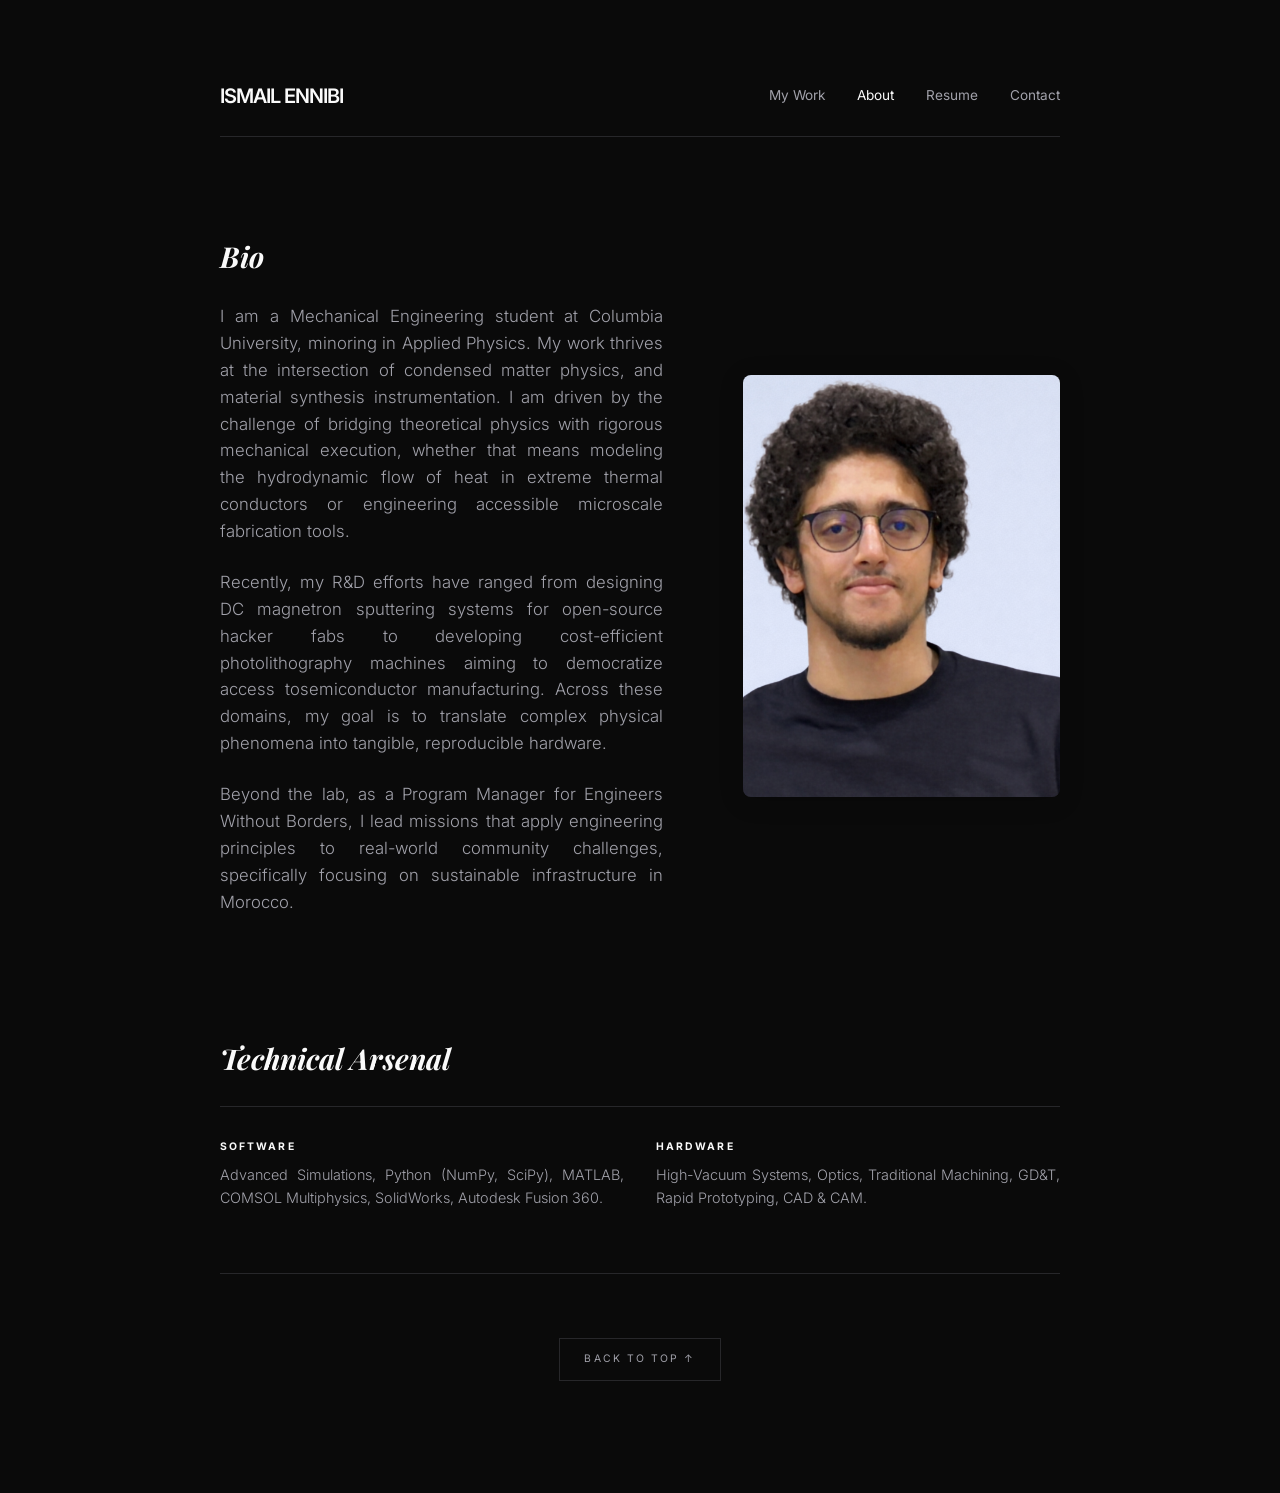
<file: about.html>
<!DOCTYPE html>
<html lang="en">
<head>
    <meta charset="UTF-8">
    <meta name="viewport" content="width=device-width, initial-scale=1.0">
    <title>About | Ismail Ennibi</title>
    <link rel="stylesheet" href="style.css">
</head>
<body class="fade-in" id="top">

    <div class="page-wrapper container">
        
        <nav class="main-nav">
            <div class="brand"><a href="index.html">ISMAIL ENNIBI</a></div>
            <div class="nav-links">
                <a href="index.html">My Work</a>
                <a href="about.html" class="active">About</a>
                <a href="resume.html">Resume</a>
                <a href="contact.html">Contact</a>
            </div>
        </nav>

        <main class="about-grid">
            <div class="about-content">
                <h2 class="section-title mb-spacing">Bio</h2>
                <div class="section-text">
                    <p>I am a Mechanical Engineering student at Columbia University, minoring in Applied Physics. My work thrives at the intersection of condensed matter physics, and material synthesis instrumentation. I am driven by the challenge of bridging theoretical physics with rigorous mechanical execution, whether that means modeling the hydrodynamic flow of heat in extreme thermal conductors or engineering accessible microscale fabrication tools.</p>
                    <p>Recently, my R&D efforts have ranged from designing DC magnetron sputtering systems for open-source hacker fabs to developing cost-efficient photolithography machines aiming to democratize access tosemiconductor manufacturing. Across these domains, my goal is to translate complex physical phenomena into tangible, reproducible hardware.</p>
                    <p>Beyond the lab, as a Program Manager for Engineers Without Borders, I lead missions that apply engineering principles to real-world community challenges, specifically focusing on sustainable infrastructure in Morocco.</p>
                </div> 
            </div>

            <div class="about-image" style="display: flex; flex-direction: column; justify-content: center; height: 100%;">
                <div class="portrait-box" style="width: 100%; aspect-ratio: 3 / 4; display: flex; justify-content: center; align-items: center; overflow: hidden; border-radius: 8px; box-shadow: 0 4px 24px rgba(0,0,0,0.2);">
                    <img src="media/my_portrait.png" alt="Ismail Ennibi Portrait" style="width: 100%; height: 100%; object-fit: cover; object-position: center;">
                </div>
            </div>
            
        </main>
        <h2 class="section-title mb-spacing" style="margin-top: 4rem;">Technical Arsenal</h2>
        <div class="skills-grid">
            <div>
                <h4 class="meta-label text-white">Software</h4>
                <p class="section-text text-small">Advanced Simulations, Python (NumPy, SciPy), MATLAB, COMSOL Multiphysics, SolidWorks, Autodesk Fusion 360.</p>
            </div>
            <div>
                <h4 class="meta-label text-white">Hardware</h4>
                <p class="section-text text-small">High-Vacuum Systems, Optics, Traditional Machining, GD&T, Rapid Prototyping, CAD & CAM.</p>
            </div>
        </div>
        <div class="back-to-top-container">
            <a href="#top" class="back-to-top">
                Back to Top &uarr;
            </a>
        </div>

    </div> </body>
    </div>
</body>
</html>
</file>
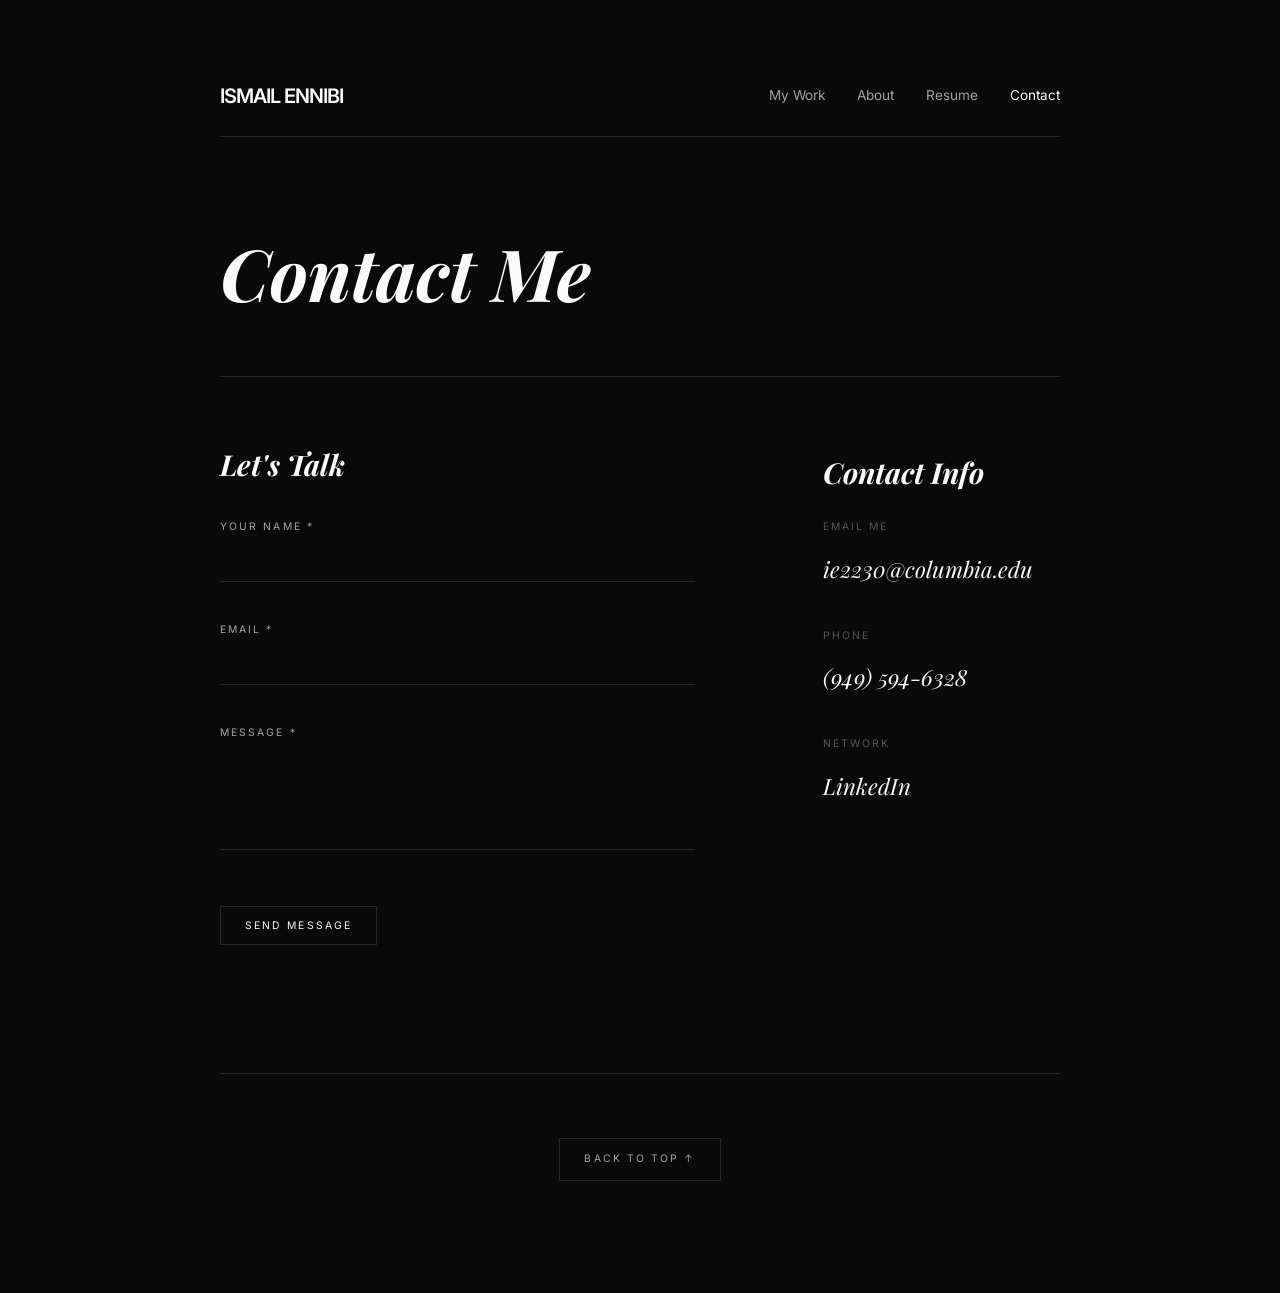
<file: contact.html>
<!DOCTYPE html>
<html lang="en">
<head>
    <meta charset="UTF-8">
    <meta name="viewport" content="width=device-width, initial-scale=1.0">
    <title>Contact | Ismail Ennibi</title>
    <link rel="stylesheet" href="style.css">
</head>
<body class="fade-in" id="top">    
    <div class="page-wrapper container">
        
        <nav class="main-nav">
            <div class="brand"><a href="index.html">ISMAIL ENNIBI</a></div>
            <div class="nav-links">
                <a href="index.html">My Work</a>
                <a href="about.html">About</a>
                <a href="resume.html">Resume</a>
                <a href="contact.html" class="active">Contact</a>
            </div>
        </nav>

        <main class="contact-layout">
            
            <header class="project-hero" style="margin-bottom: 4rem;">
                <h1 class="hero-title">Contact Me</h1>
            </header>

            <div class="contact-grid">
                
                <div class="contact-form-section">
                    <h2 class="section-title mb-spacing">Let's Talk</h2>
                    
                    <form action="https://formspree.io/f/mwvrdwkq" method="POST" class="custom-form">
                        
                        <div class="input-group">
                            <label for="name">Your Name *</label>
                            <input type="text" id="name" name="name" required>
                        </div>
                        
                        <div class="input-group">
                            <label for="email">Email *</label>
                            <input type="email" id="email" name="email" required>
                        </div>
                        
                        <div class="input-group">
                            <label for="message">Message *</label>
                            <textarea id="message" name="message" rows="4" required></textarea>
                        </div>
                        
                        <button type="submit" class="btn-outline" style="width: max-content; margin-top: 1rem;">Send Message</button>
                    </form>
                </div>

                <div class="contact-info-section">
                    <h2 class="section-title mb-spacing">Contact Info</h2>
                    
                    <div class="info-block">
                        <span class="meta-label">Email Me</span>
                        <a href="mailto:ie2230@columbia.edu" class="info-link">ie2230@columbia.edu</a>
                    </div>
                    
                    <div class="info-block">
                        <span class="meta-label">Phone</span>
                        <a href="tel:+19495946328" class="info-link">(949) 594-6328</a>
                    </div>
                    
                    <div class="info-block">
                        <span class="meta-label">Network</span>
                        <a href="https://linkedin.com/" target="_blank" class="info-link">LinkedIn</a>
                    </div>
                </div>

            </div>

        </main>
        <div class="back-to-top-container">
            <a href="#top" class="back-to-top">
                Back to Top &uarr;
            </a>
        </div>

    </div> </body>
    </div>

</body>
</html>
</file>
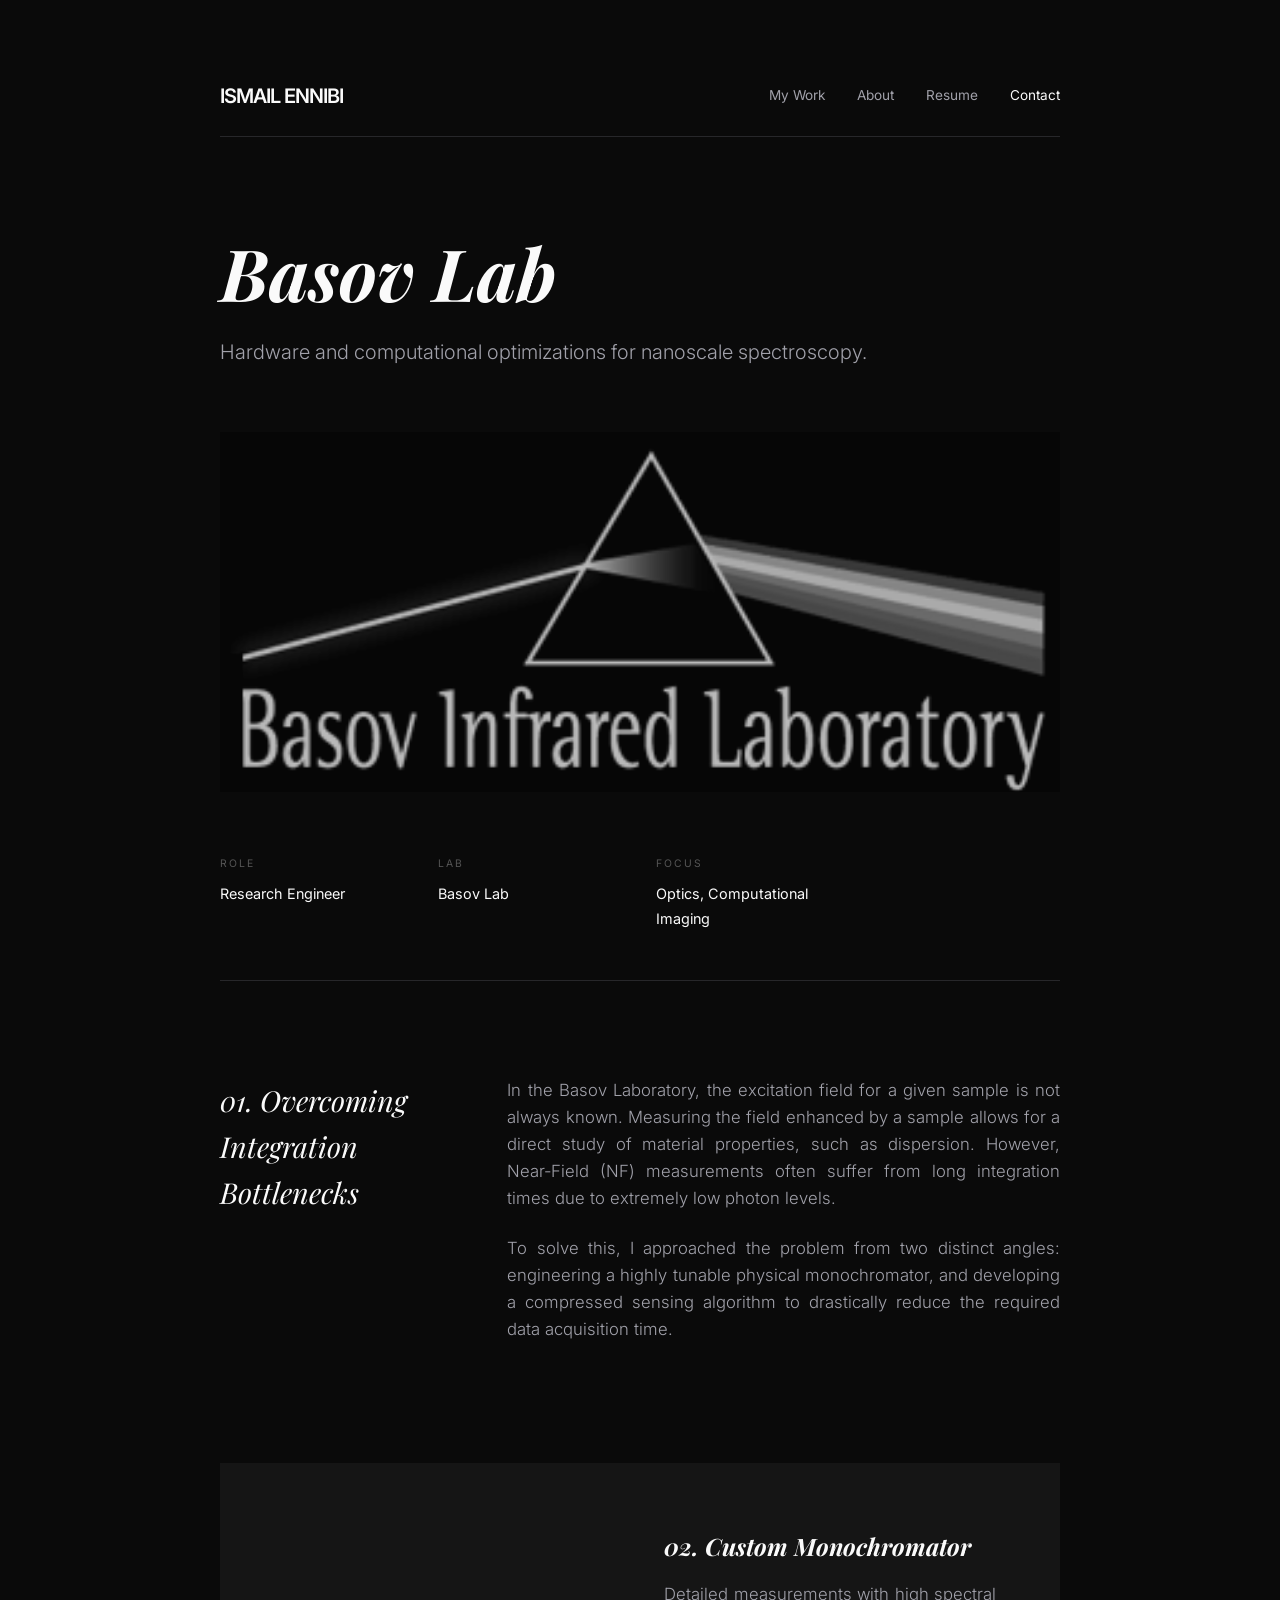
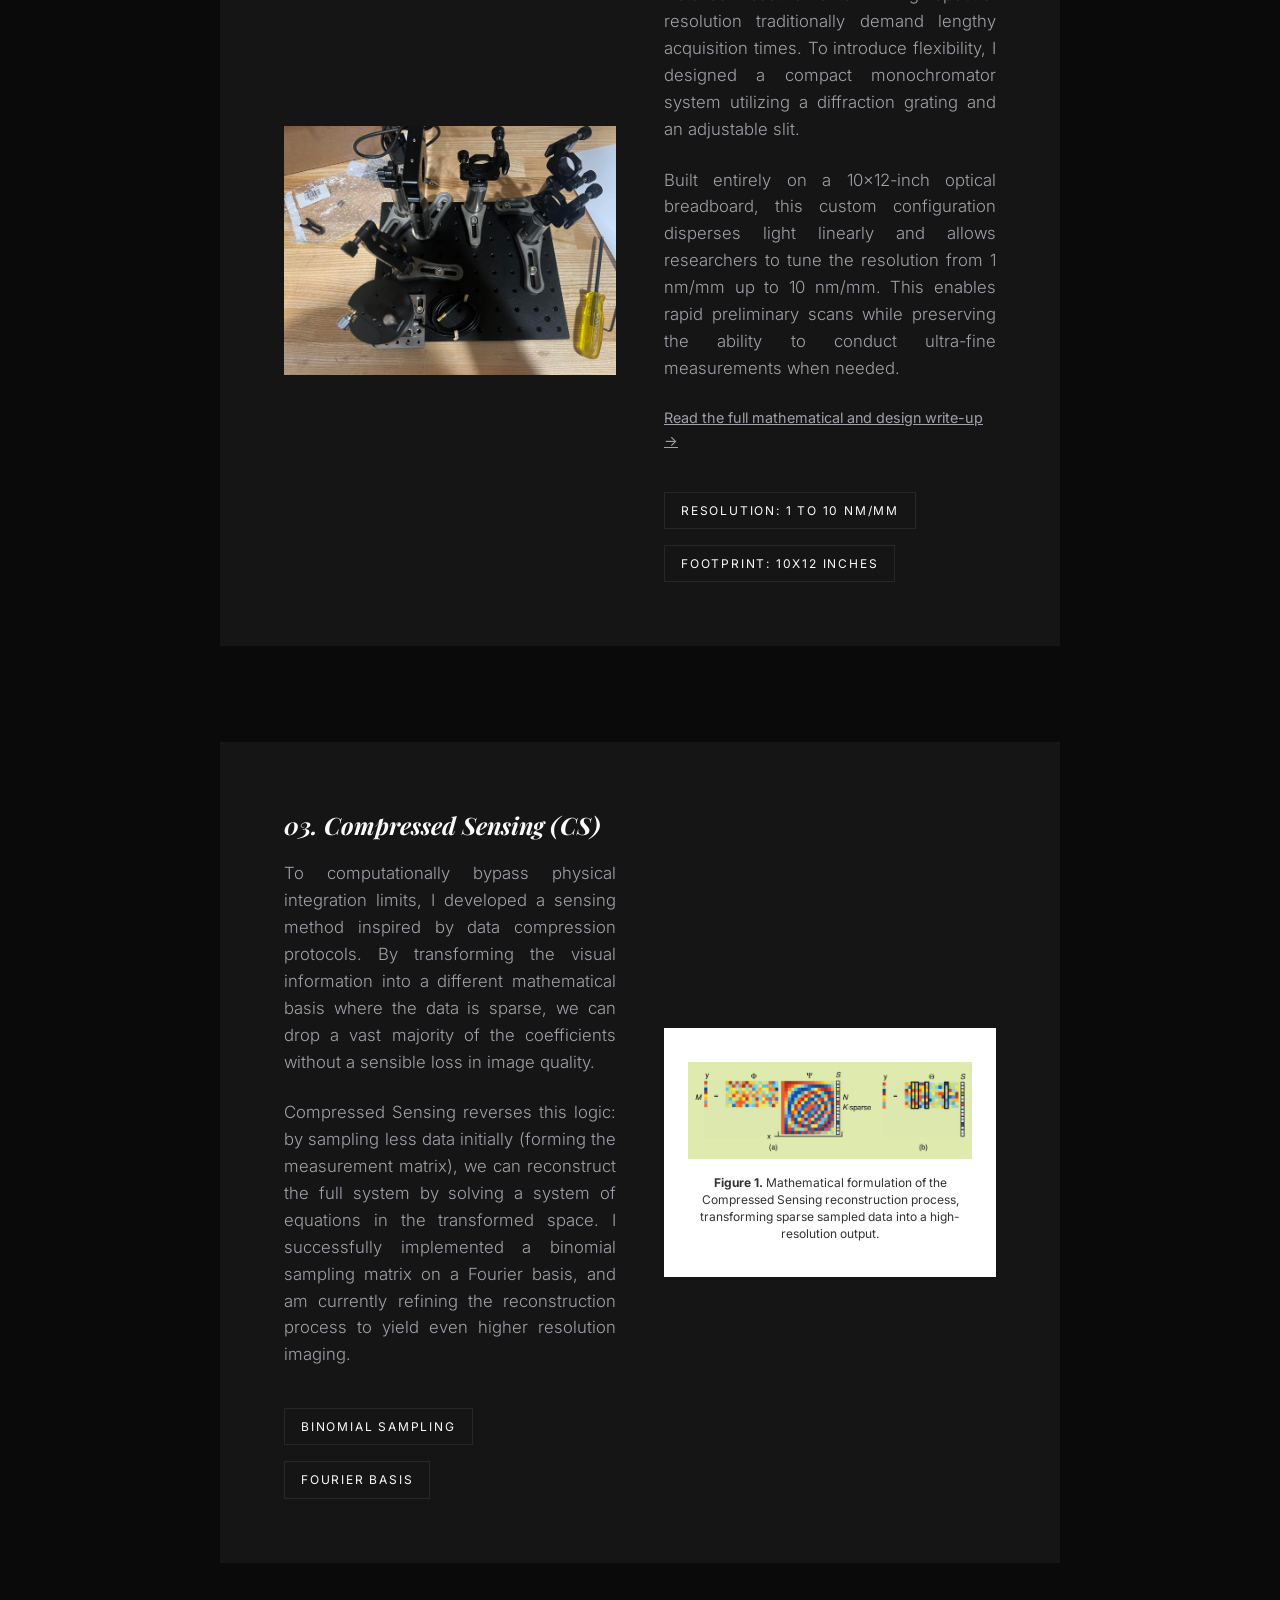
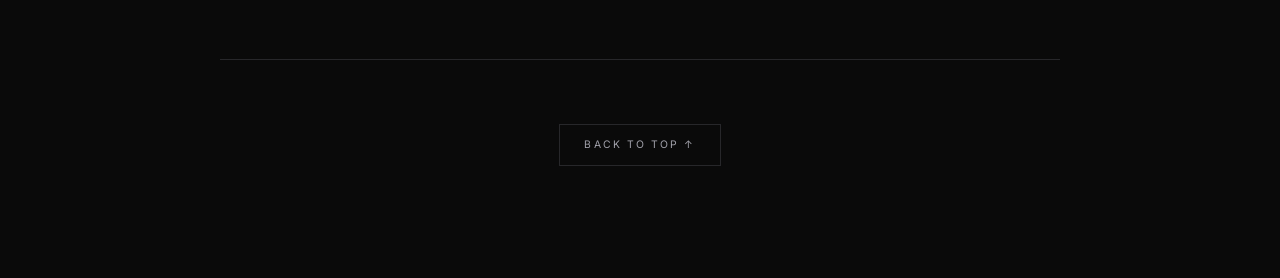
<file: projects/basov-lab.html>
<!DOCTYPE html>
<html lang="en">
<head>
    <meta charset="UTF-8">
    <meta name="viewport" content="width=device-width, initial-scale=1.0">
    <title>Basov Lab | Ismail Ennibi</title>
    <link rel="stylesheet" href="../style.css">
</head>
<body class="fade-in" id="top">
    <div class="page-wrapper container">
        
        <nav class="main-nav">
            <div class="brand"><a href="../index.html">ISMAIL ENNIBI</a></div>
            <div class="nav-links">
                <a href="../index.html">My Work</a>
                <a href="../about.html">About</a>
                <a href="../resume.html">Resume</a>
                <a href="../contact.html" class="active">Contact</a>
            </div>
        </nav>

        <header class="project-hero">
            <h1 class="hero-title">Basov Lab</h1>
            <p class="hero-subtitle">Hardware and computational optimizations for nanoscale spectroscopy.</p>
        </header>

        <div class="hero-image-box">
            <img src="../media/basov.png" alt="Basov Lab Setup">
        </div>

        <div class="meta-grid">
            <div><span class="meta-label">Role</span><span class="meta-value">Research Engineer</span></div>
            <div><span class="meta-label">Lab</span><span class="meta-value">Basov Lab</span></div>
            <div><span class="meta-label">Focus</span><span class="meta-value">Optics, Computational Imaging</span></div>
        </div>

        <section class="content-section">
            <div class="section-title">01. Overcoming Integration Bottlenecks</div>
            <div class="section-text">
                <p>In the Basov Laboratory, the excitation field for a given sample is not always known. Measuring the field enhanced by a sample allows for a direct study of material properties, such as dispersion. However, Near-Field (NF) measurements often suffer from long integration times due to extremely low photon levels.</p>
                <p>To solve this, I approached the problem from two distinct angles: engineering a highly tunable physical monochromator, and developing a compressed sensing algorithm to drastically reduce the required data acquisition time.</p>
            </div>
        </section>

        <div class="hardware-box">
            <div>
                <img src="../media/monoc_p1.jpg" alt="Custom Monochromator Setup on Optical Breadboard" style="width: 100%; height: 100%; object-fit: cover; aspect-ratio: 4/3;">
            </div>
            <div>
                <h3 class="section-title" style="font-size: 1.5rem; margin-bottom: 1rem;">02. Custom Monochromator</h3>
                <p class="section-text" style="margin-bottom: 1.5rem;">
                    Detailed measurements with high spectral resolution traditionally demand lengthy acquisition times. To introduce flexibility, I designed a compact monochromator system utilizing a diffraction grating and an adjustable slit.
                </p>
                <p class="section-text" style="margin-bottom: 1.5rem;">
                    Built entirely on a 10x12-inch optical breadboard, this custom configuration disperses light linearly and allows researchers to tune the resolution from 1 nm/mm up to 10 nm/mm. This enables rapid preliminary scans while preserving the ability to conduct ultra-fine measurements when needed.
                </p>
                <a href="../media/Monochromator_parts_oder-2.pdf" target="_blank" rel="noopener noreferrer" style="color: var(--text-muted); text-decoration: underline; font-size: 0.9rem; transition: color 0.3s ease; display: inline-block; margin-bottom: 1.5rem;">
                    Read the full mathematical and design write-up &rarr;
                </a>
                <br>
                <span class="hardware-tag">Resolution: 1 to 10 nm/mm</span>
                <span class="hardware-tag">Footprint: 10x12 inches</span>
            </div>
        </div>

        <div class="hardware-box" style="flex-direction: row-reverse;">
            <div>
                <figure style="margin: 0; width: 100%; height: 100%; display: flex; flex-direction: column; justify-content: center; background-color: white; padding: 1.5rem; box-sizing: border-box; aspect-ratio: 4/3;">
                    <img src="../media/cs_p1.png" alt="Compressed Sensing Mathematical Expression" style="width: 100%; height: auto; object-fit: contain;">
                    <figcaption style="margin-top: 1rem; font-size: 0.75rem; color: #333; font-family: var(--sans); line-height: 1.4; text-align: center;">
                        <strong>Figure 1.</strong> Mathematical formulation of the Compressed Sensing reconstruction process, transforming sparse sampled data into a high-resolution output.
                    </figcaption>
                </figure>
            </div>
            <div>
                <h3 class="section-title" style="font-size: 1.5rem; margin-bottom: 1rem;">03. Compressed Sensing (CS)</h3>
                <p class="section-text" style="margin-bottom: 1.5rem;">
                    To computationally bypass physical integration limits, I developed a sensing method inspired by data compression protocols. By transforming the visual information into a different mathematical basis where the data is sparse, we can drop a vast majority of the coefficients without a sensible loss in image quality.
                </p>
                <p class="section-text" style="margin-bottom: 1.5rem;">
                    Compressed Sensing reverses this logic: by sampling less data initially (forming the measurement matrix), we can reconstruct the full system by solving a system of equations in the transformed space. I successfully implemented a binomial sampling matrix on a Fourier basis, and am currently refining the reconstruction process to yield even higher resolution imaging.
                </p>
                <span class="hardware-tag">Binomial Sampling</span>
                <span class="hardware-tag">Fourier Basis</span>
            </div>
        </div>
        <div class="back-to-top-container">
            <a href="#top" class="back-to-top">
                Back to Top &uarr;
            </a>
        </div>

    </div> </body>
    </div>
</body>
</html>
</file>
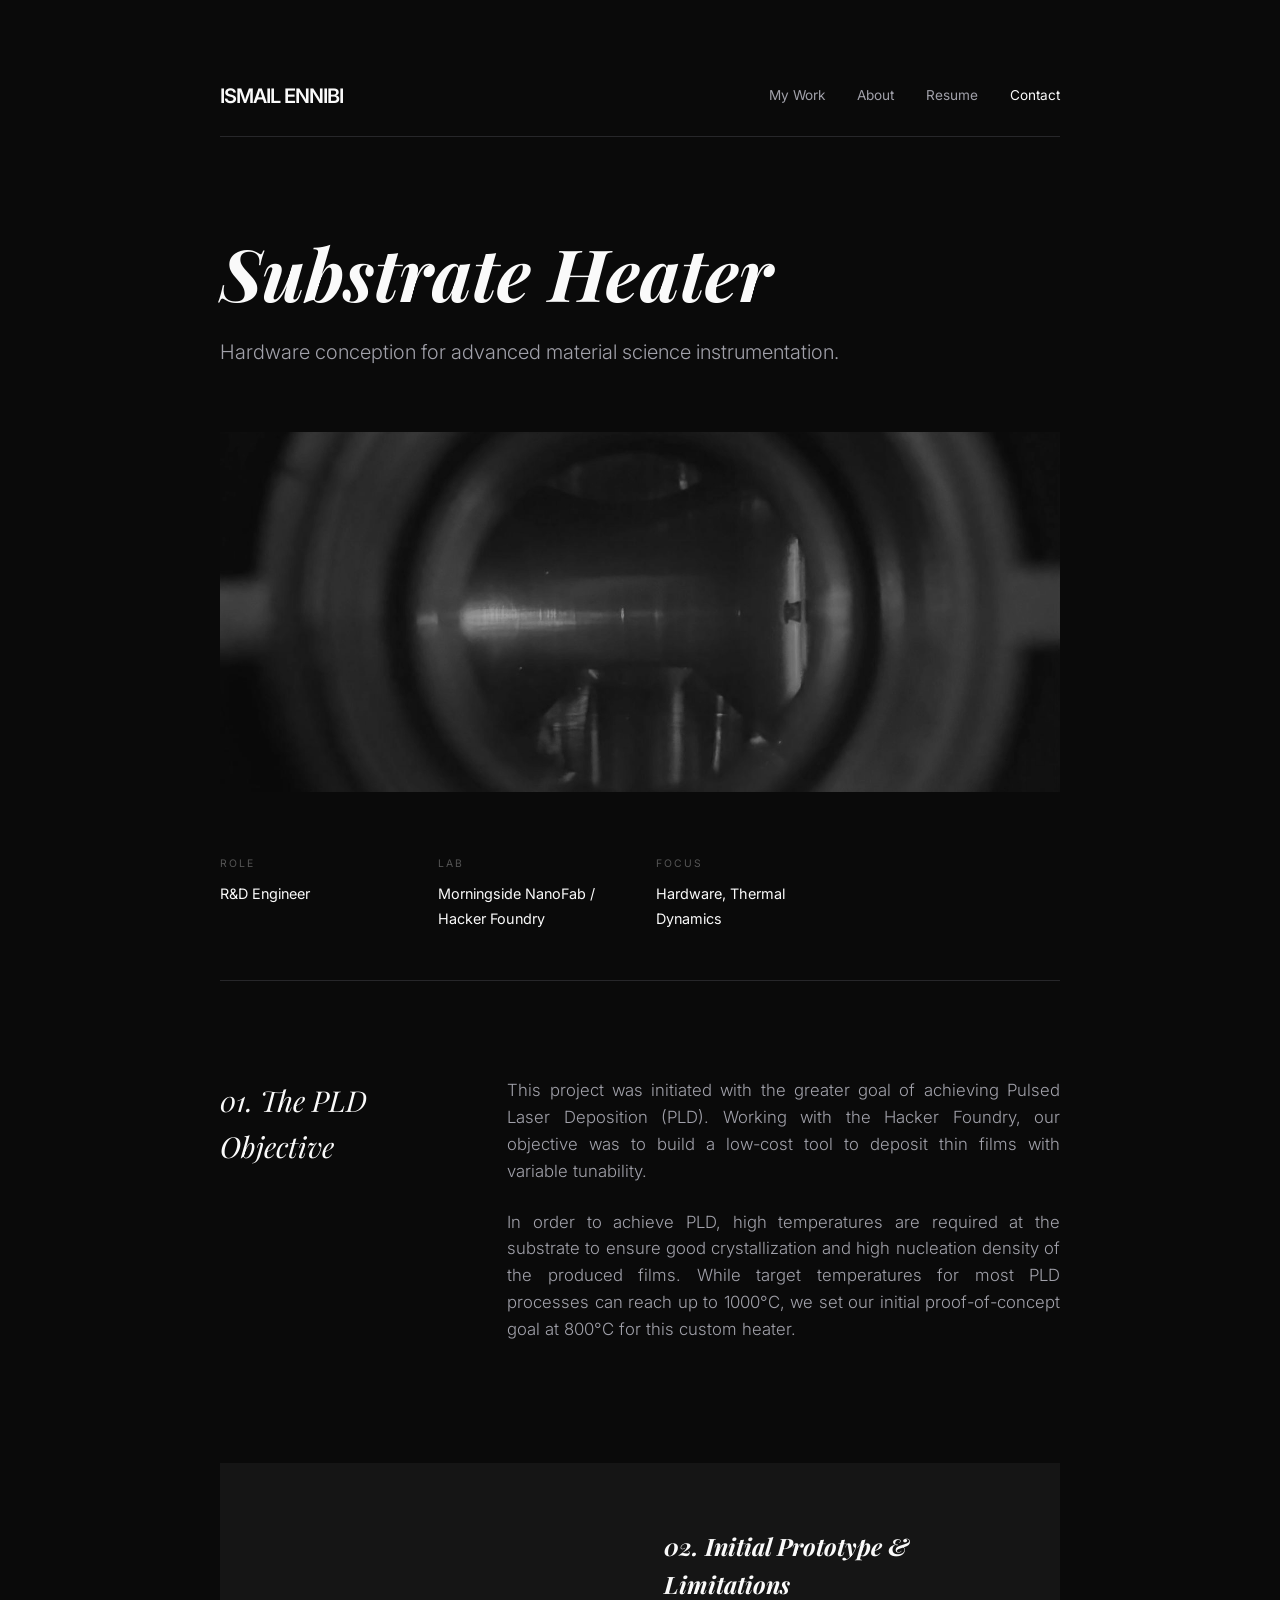
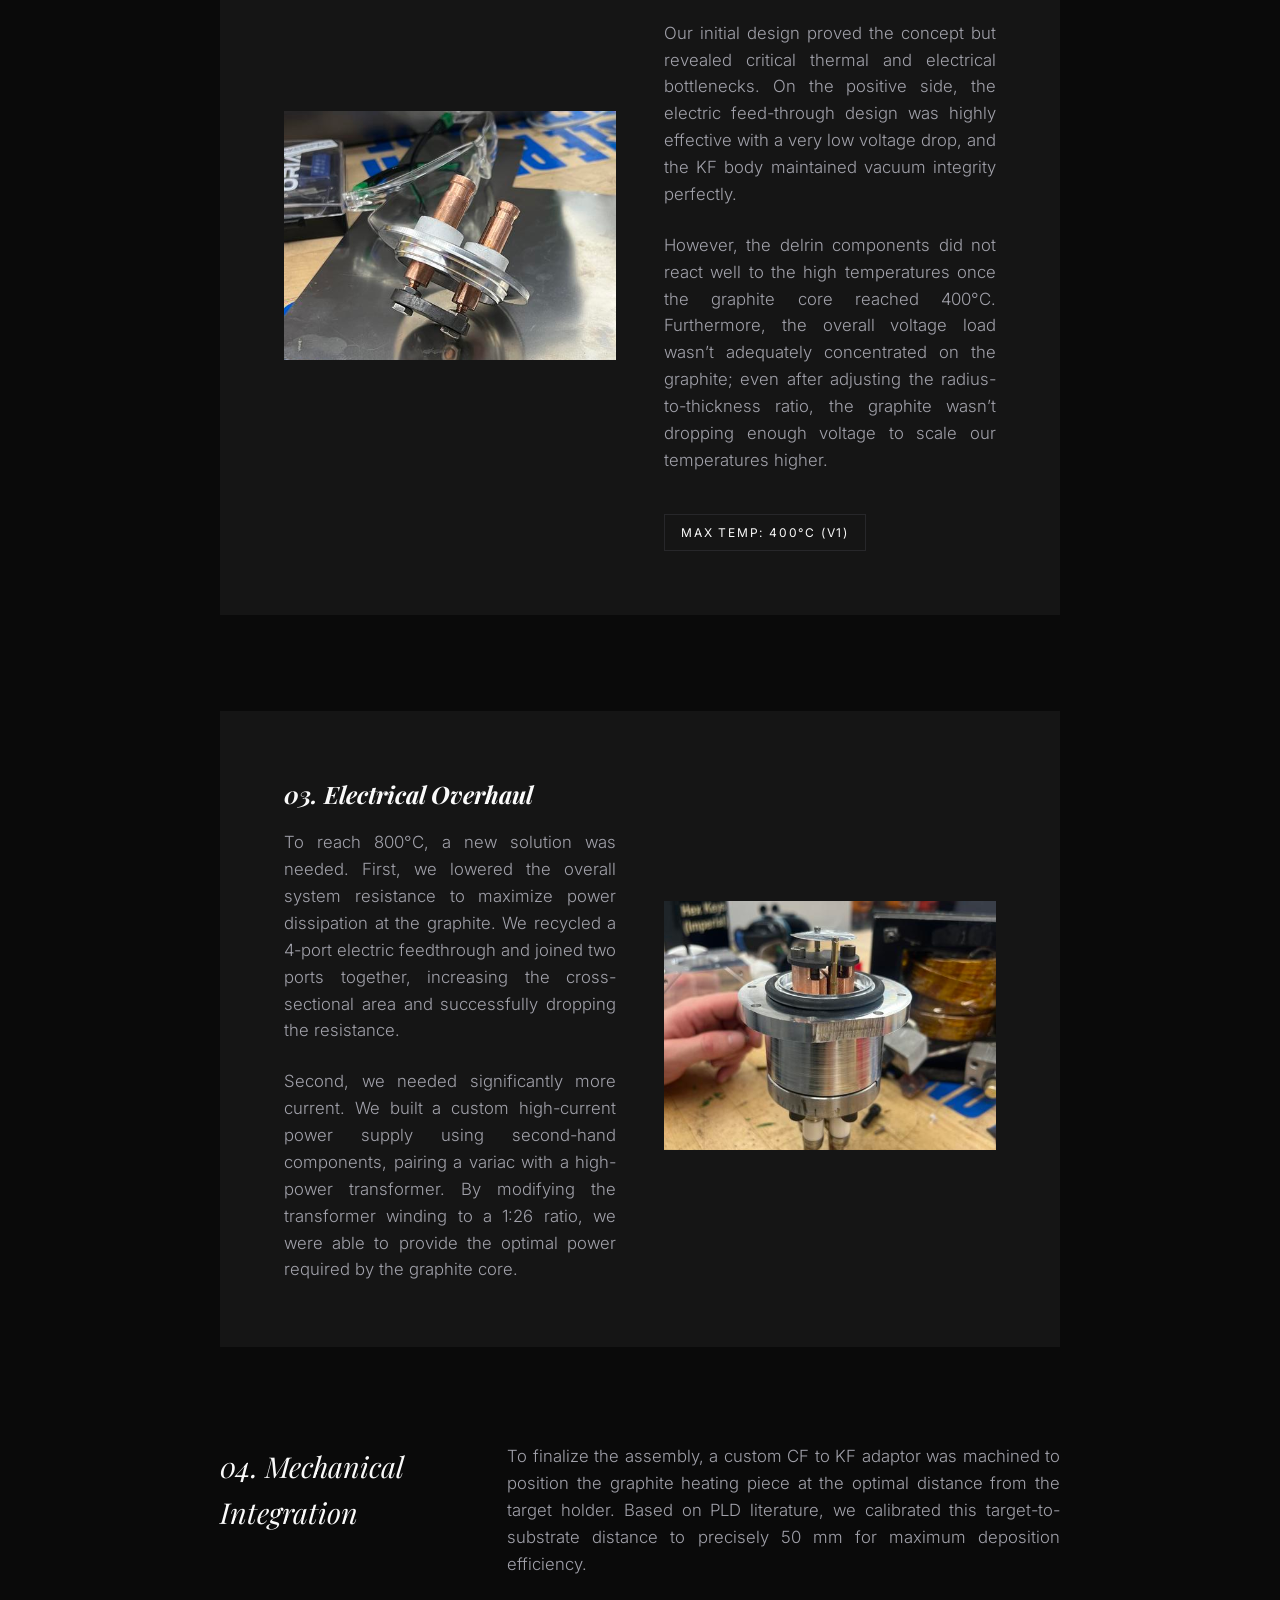
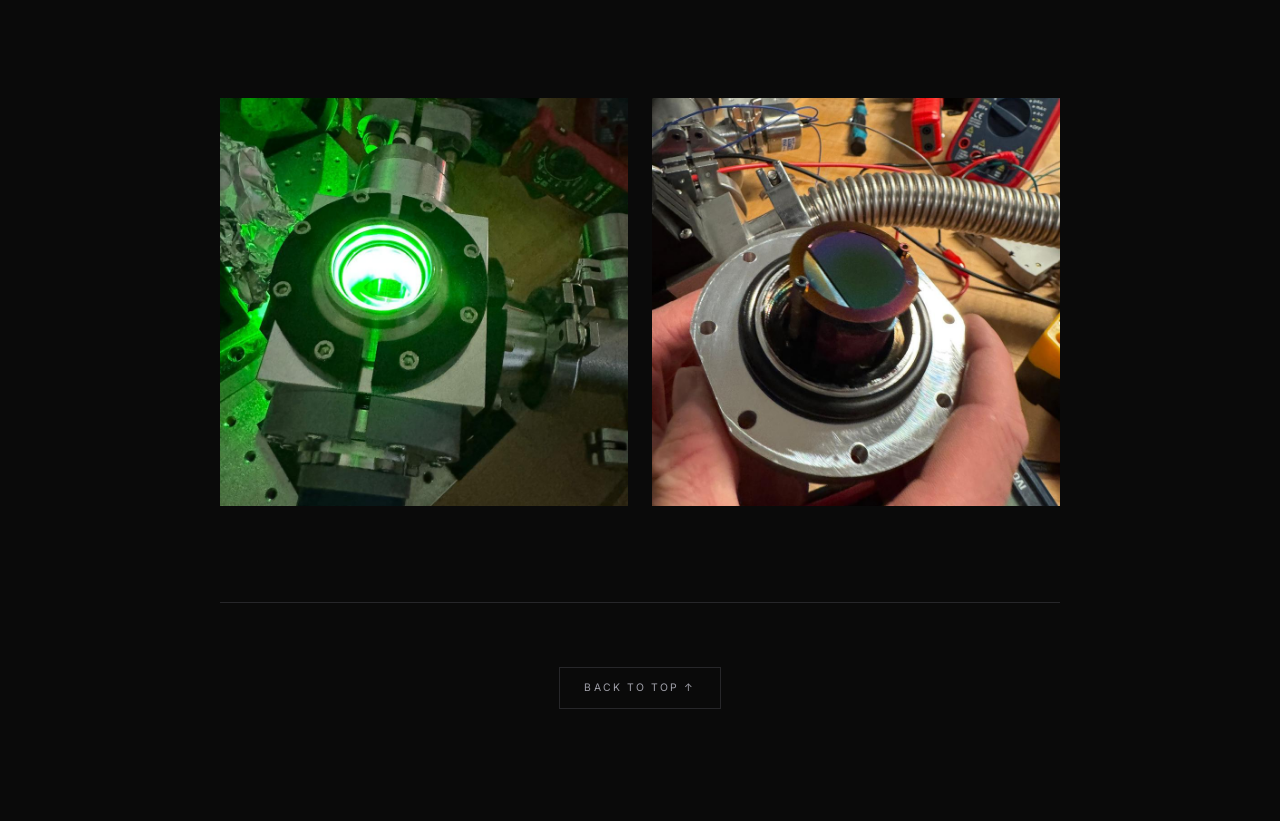
<file: projects/heater.html>
<!DOCTYPE html>
<html lang="en">
<head>
    <meta charset="UTF-8">
    <meta name="viewport" content="width=device-width, initial-scale=1.0">
    <title>Substrate Heater | Ismail Ennibi</title>
    <link rel="stylesheet" href="../style.css">
</head>
<body class="fade-in" id="top">
    <div class="page-wrapper container">
        
        <nav class="main-nav">
            <div class="brand"><a href="../index.html">ISMAIL ENNIBI</a></div>
            <div class="nav-links">
                <a href="../index.html">My Work</a>
                <a href="../about.html">About</a>
                <a href="../resume.html">Resume</a>
                <a href="../contact.html" class="active">Contact</a>
            </div>
        </nav>

        <header class="project-hero">
            <h1 class="hero-title">Substrate Heater</h1>
            <p class="hero-subtitle">Hardware conception for advanced material science instrumentation.</p>
        </header>

        <div class="hero-image-box">
            <img src="../media/heater_p17.jpeg" alt="Substrate Heater Hardware">
        </div>

        <div class="meta-grid">
            <div><span class="meta-label">Role</span><span class="meta-value">R&D Engineer</span></div>
            <div><span class="meta-label">Lab</span><span class="meta-value">Morningside NanoFab / Hacker Foundry</span></div>
            <div><span class="meta-label">Focus</span><span class="meta-value">Hardware, Thermal Dynamics</span></div>
        </div>

        <section class="content-section">
            <div class="section-title">01. The PLD Objective</div>
            <div class="section-text">
                <p>This project was initiated with the greater goal of achieving Pulsed Laser Deposition (PLD). Working with the Hacker Foundry, our objective was to build a low-cost tool to deposit thin films with variable tunability.</p>
                <p>In order to achieve PLD, high temperatures are required at the substrate to ensure good crystallization and high nucleation density of the produced films. While target temperatures for most PLD processes can reach up to 1000°C, we set our initial proof-of-concept goal at 800°C for this custom heater.</p>
            </div>
        </section>

        <div class="hardware-box">
            <div>
                <img src="../media/heater_p8.jpg" alt="Initial Prototype" style="width: 100%; height: 100%; object-fit: cover; aspect-ratio: 4/3;">
            </div>
            <div>
                <h3 class="section-title" style="font-size: 1.5rem; margin-bottom: 1rem;">02. Initial Prototype & Limitations</h3>
                <p class="section-text" style="margin-bottom: 1.5rem;">
                    Our initial design proved the concept but revealed critical thermal and electrical bottlenecks. On the positive side, the electric feed-through design was highly effective with a very low voltage drop, and the KF body maintained vacuum integrity perfectly. 
                </p>
                <p class="section-text" style="margin-bottom: 1.5rem;">
                    However, the delrin components did not react well to the high temperatures once the graphite core reached 400°C. Furthermore, the overall voltage load wasn’t adequately concentrated on the graphite; even after adjusting the radius-to-thickness ratio, the graphite wasn’t dropping enough voltage to scale our temperatures higher.
                </p>
                <span class="hardware-tag">Max Temp: 400°C (V1)</span>
            </div>
        </div>

        <div class="hardware-box" style="flex-direction: row-reverse;">
            <div>
                <img src="../media/heater_p13.jpg" alt="Upgraded Power and Feedthroughs" style="width: 100%; height: 100%; object-fit: cover; aspect-ratio: 4/3;">
            </div>
            <div>
                <h3 class="section-title" style="font-size: 1.5rem; margin-bottom: 1rem;">03. Electrical Overhaul</h3>
                <p class="section-text" style="margin-bottom: 1.5rem;">
                    To reach 800°C, a new solution was needed. First, we lowered the overall system resistance to maximize power dissipation at the graphite. We recycled a 4-port electric feedthrough and joined two ports together, increasing the cross-sectional area and successfully dropping the resistance.
                </p>
                <p class="section-text">
                    Second, we needed significantly more current. We built a custom high-current power supply using second-hand components, pairing a variac with a high-power transformer. By modifying the transformer winding to a 1:26 ratio, we were able to provide the optimal power required by the graphite core.
                </p>
            </div>
        </div>

        <section class="content-section" style="margin-top: 2rem;">
            <div class="section-title">04. Mechanical Integration</div>
            <div class="section-text">
                <p>To finalize the assembly, a custom CF to KF adaptor was machined to position the graphite heating piece at the optimal distance from the target holder. Based on PLD literature, we calibrated this target-to-substrate distance to precisely 50 mm for maximum deposition efficiency.</p>
            </div>
        </section>

        <section class="image-grid">
            <div class="image-card" style="padding: 0;">
                <img src="../media/heater_p18.jpeg" alt="Final Assembly" style="width: 100%; height: 100%; object-fit: cover;">
            </div>
            <div class="image-card" style="padding: 0;">
                <img src="../media/heater_p15.jpeg" alt="Testing Phase" style="width: 100%; height: 100%; object-fit: cover;">
            </div>
        </section>
        <div class="back-to-top-container">
            <a href="#top" class="back-to-top">
                Back to Top &uarr;
            </a>
        </div>

    </div> </body>
    </div>
</body>
</html>
</file>
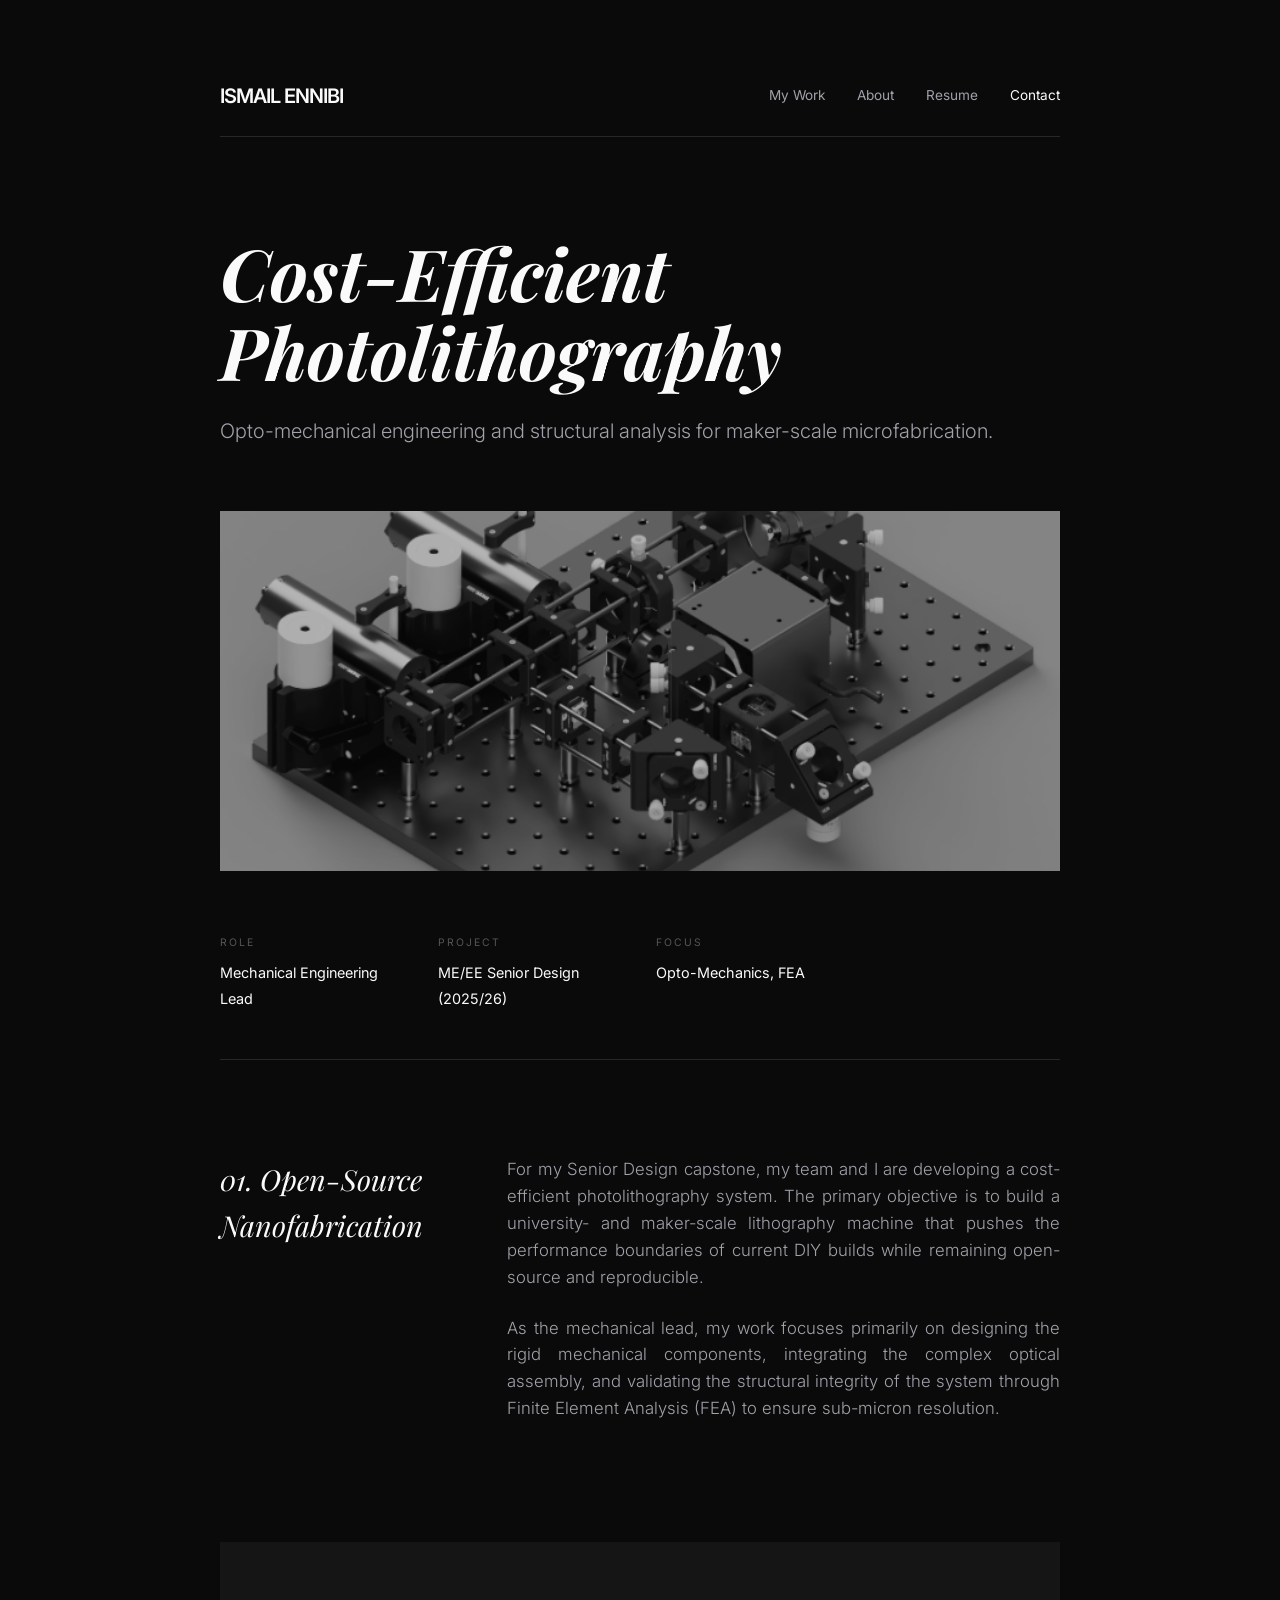
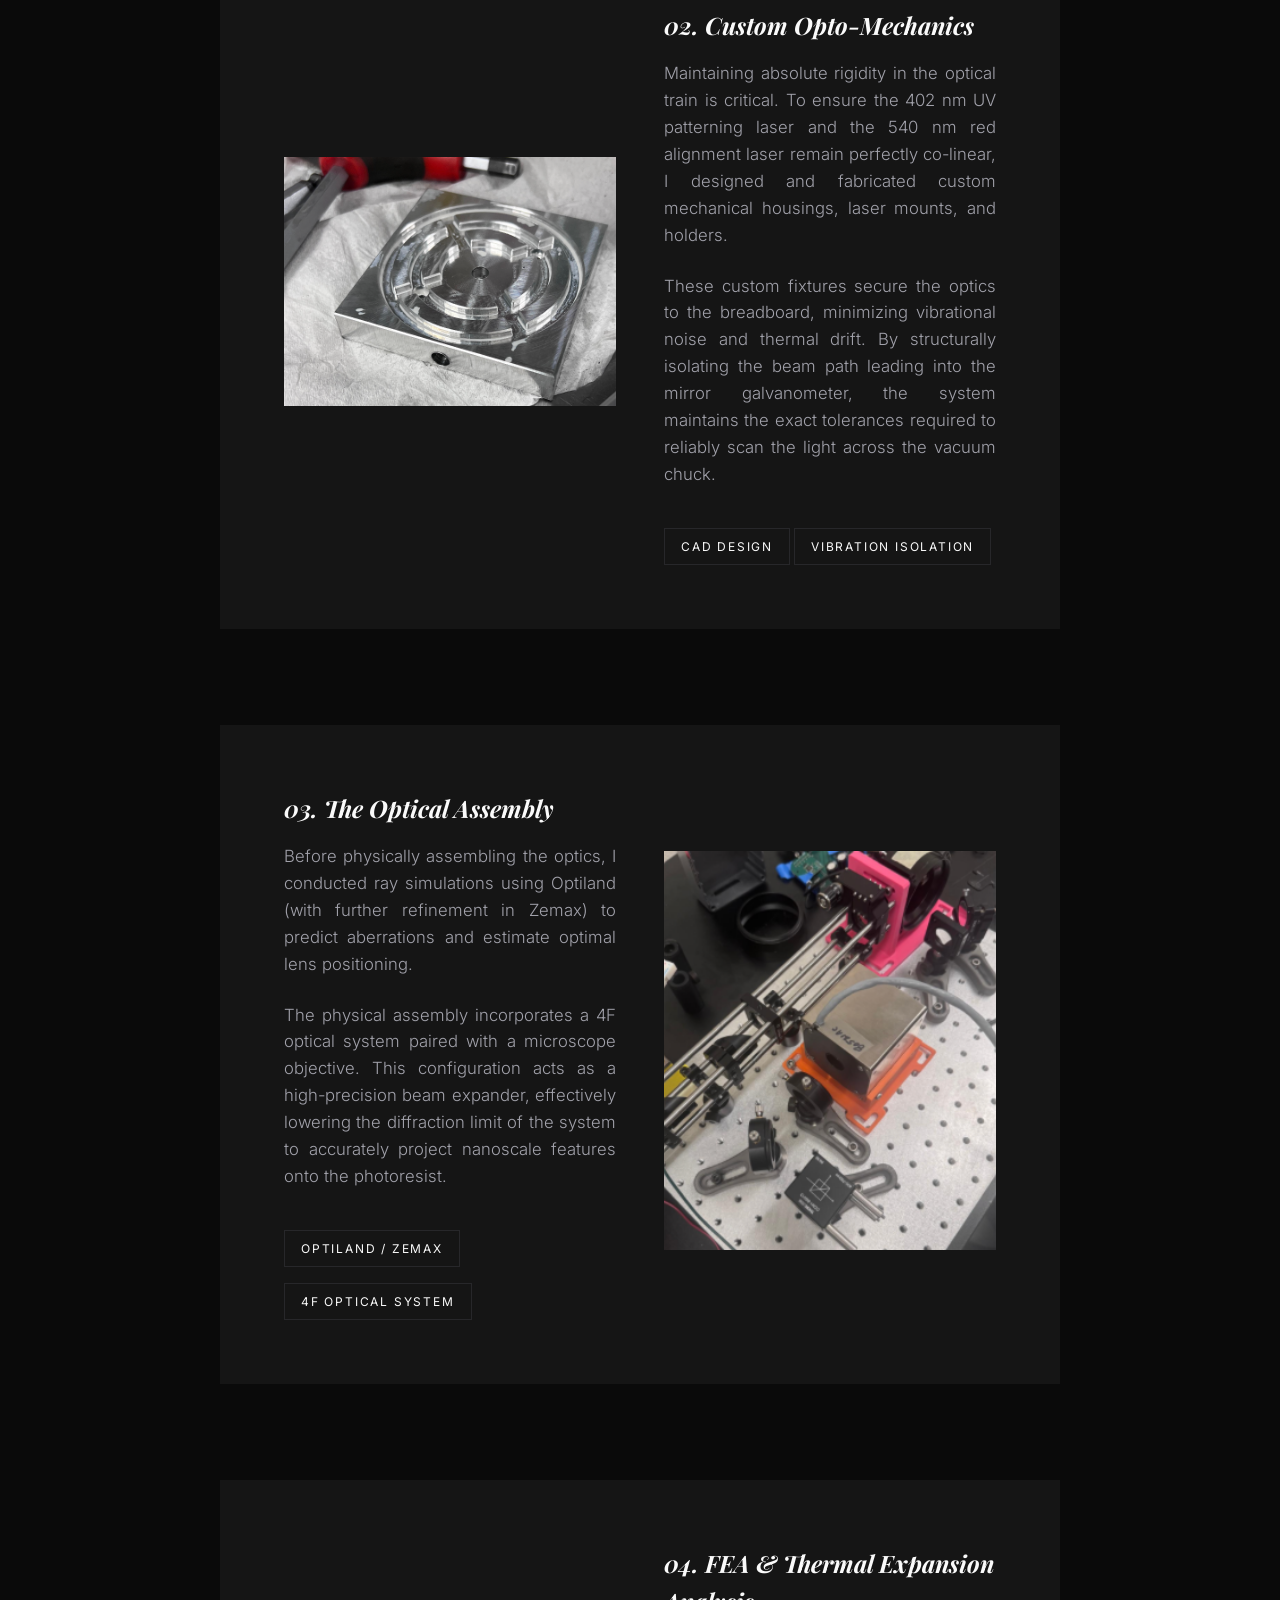
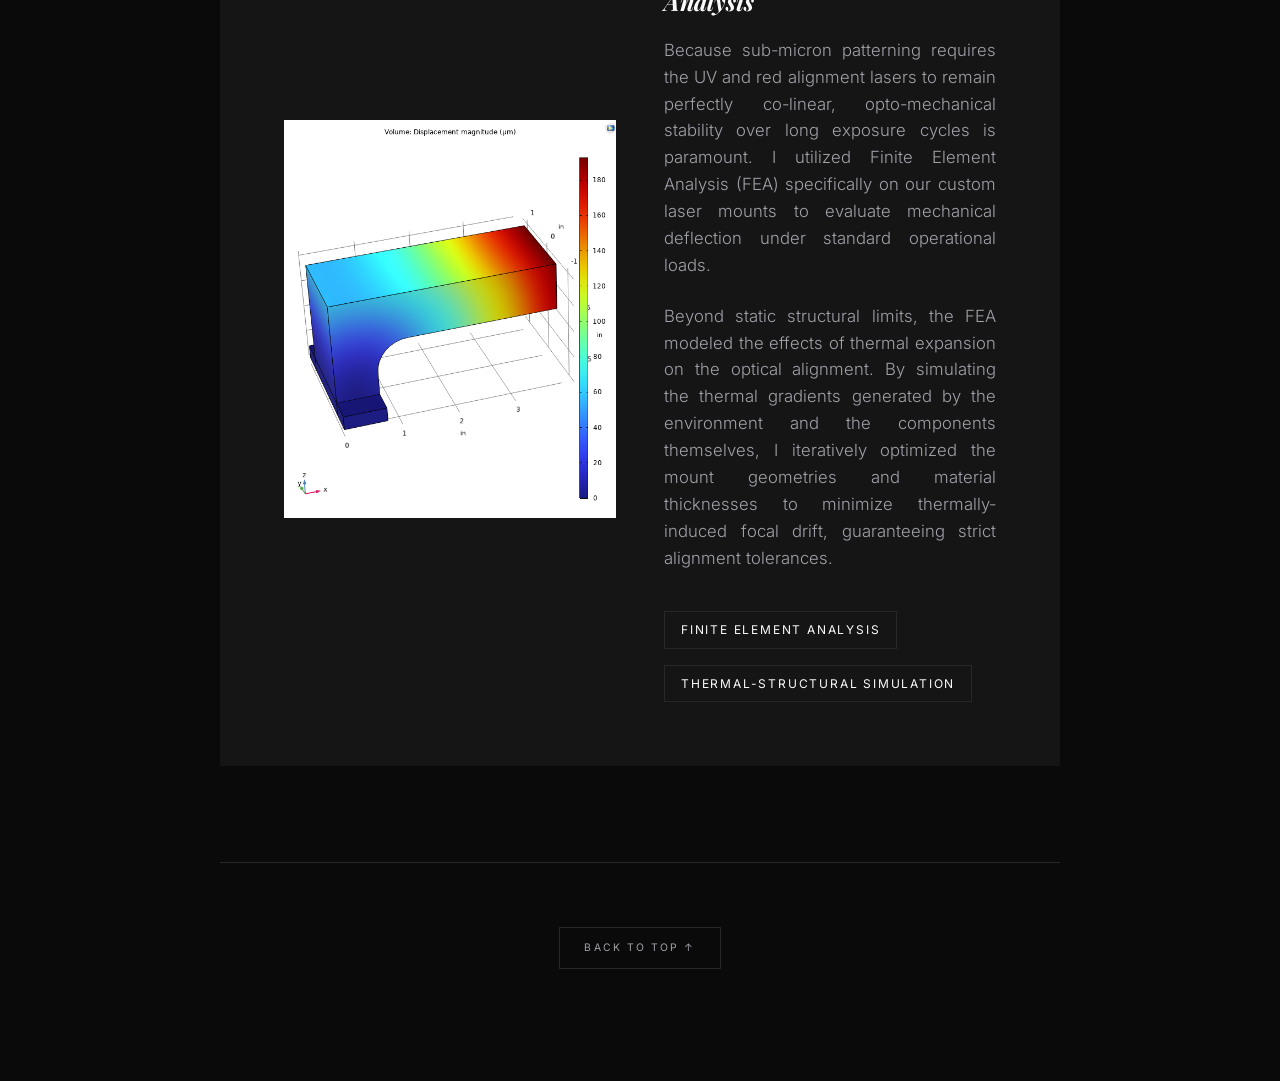
<file: projects/lithography.html>
<!DOCTYPE html>
<html lang="en">
<head>
    <meta charset="UTF-8">
    <meta name="viewport" content="width=device-width, initial-scale=1.0">
    <title>Cost-Efficient Photolithography | Ismail Ennibi</title>
    <link rel="stylesheet" href="../style.css">
</head>
<body class="fade-in" id="top">
    <div class="page-wrapper container">
        
        <nav class="main-nav">
            <div class="brand"><a href="../index.html">ISMAIL ENNIBI</a></div>
            <div class="nav-links">
                <a href="../index.html">My Work</a>
                <a href="../about.html">About</a>
                <a href="../resume.html">Resume</a>
                <a href="../contact.html" class="active">Contact</a>
            </div>
        </nav>

        <header class="project-hero">
            <h1 class="hero-title">Cost-Efficient Photolithography</h1>
            <p class="hero-subtitle">Opto-mechanical engineering and structural analysis for maker-scale microfabrication.</p>
        </header>

        <div class="hero-image-box">
            <img src="../media/litho_p1.png" alt="Lithography System Assembly">
        </div>

        <div class="meta-grid">
            <div><span class="meta-label">Role</span><span class="meta-value">Mechanical Engineering Lead</span></div>
            <div><span class="meta-label">Project</span><span class="meta-value">ME/EE Senior Design (2025/26)</span></div>
            <div><span class="meta-label">Focus</span><span class="meta-value">Opto-Mechanics, FEA</span></div>
        </div>

        <section class="content-section">
            <div class="section-title">01. Open-Source Nanofabrication</div>
            <div class="section-text">
                <p>For my Senior Design capstone, my team and I are developing a cost-efficient photolithography system. The primary objective is to build a university- and maker-scale lithography machine that pushes the performance boundaries of current DIY builds while remaining open-source and reproducible.</p>
                <p>As the mechanical lead, my work focuses primarily on designing the rigid mechanical components, integrating the complex optical assembly, and validating the structural integrity of the system through Finite Element Analysis (FEA) to ensure sub-micron resolution.</p>
            </div>
        </section>

        <div class="hardware-box">
            <div>
                <img src="../media/litho_p2.png" alt="Custom Laser Mounts CAD" class="contain-img" style="width: 100%; height: 100%; object-fit: cover; aspect-ratio: 4/3;">
            </div>
            <div>
                <h3 class="section-title" style="font-size: 1.5rem; margin-bottom: 1rem;">02. Custom Opto-Mechanics</h3>
                <p class="section-text" style="margin-bottom: 1.5rem;">
                    Maintaining absolute rigidity in the optical train is critical. To ensure the 402 nm UV patterning laser and the 540 nm red alignment laser remain perfectly co-linear, I designed and fabricated custom mechanical housings, laser mounts, and holders.
                </p>
                <p class="section-text" style="margin-bottom: 1.5rem;">
                    These custom fixtures secure the optics to the breadboard, minimizing vibrational noise and thermal drift. By structurally isolating the beam path leading into the mirror galvanometer, the system maintains the exact tolerances required to reliably scan the light across the vacuum chuck.
                </p>
                <span class="hardware-tag">CAD Design</span>
                <span class="hardware-tag">Vibration Isolation</span>
            </div>
        </div>

        <div class="hardware-box" style="flex-direction: row-reverse;">
            <div>
                <img src="../media/litho_optics.png" alt="Optiland Ray Simulation" class="contain-img" style="width: 100%; height: 100%; object-fit: cover; aspect-ratio: 2.5/3;">
            </div>
            <div>
                <h3 class="section-title" style="font-size: 1.5rem; margin-bottom: 1rem;">03. The Optical Assembly</h3>
                <p class="section-text" style="margin-bottom: 1.5rem;">
                    Before physically assembling the optics, I conducted ray simulations using Optiland (with further refinement in Zemax) to predict aberrations and estimate optimal lens positioning.
                </p>
                <p class="section-text" style="margin-bottom: 1.5rem;">
                    The physical assembly incorporates a 4F optical system paired with a microscope objective. This configuration acts as a high-precision beam expander, effectively lowering the diffraction limit of the system to accurately project nanoscale features onto the photoresist.
                </p>
                <span class="hardware-tag">Optiland / Zemax</span>
                <span class="hardware-tag">4F Optical System</span>
            </div>
        </div>

        <div class="hardware-box" style="margin-top: 4rem;">
            <div>
                <img src="../media/litho_FEA.png" alt="Finite Element Analysis of Laser Mounts" class="contain-img" style="width: 100%; height: 100%; object-fit: cover; aspect-ratio: 2.5/3;">
            </div>
            <div>
                <h3 class="section-title" style="font-size: 1.5rem; margin-bottom: 1rem;">04. FEA & Thermal Expansion Analysis</h3>
                <p class="section-text" style="margin-bottom: 1.5rem;">
                    Because sub-micron patterning requires the UV and red alignment lasers to remain perfectly co-linear, opto-mechanical stability over long exposure cycles is paramount. I utilized Finite Element Analysis (FEA) specifically on our custom laser mounts to evaluate mechanical deflection under standard operational loads.
                </p>
                <p class="section-text" style="margin-bottom: 1.5rem;">
                    Beyond static structural limits, the FEA modeled the effects of thermal expansion on the optical alignment. By simulating the thermal gradients generated by the environment and the components themselves, I iteratively optimized the mount geometries and material thicknesses to minimize thermally-induced focal drift, guaranteeing strict alignment tolerances.
                </p>
                <span class="hardware-tag">Finite Element Analysis</span>
                <span class="hardware-tag">Thermal-Structural Simulation</span>
            </div>
        </div>

        <div class="back-to-top-container">
            <a href="#top" class="back-to-top">
                Back to Top &uarr;
            </a>
        </div>

    </div>
</body>
</html>
</file>
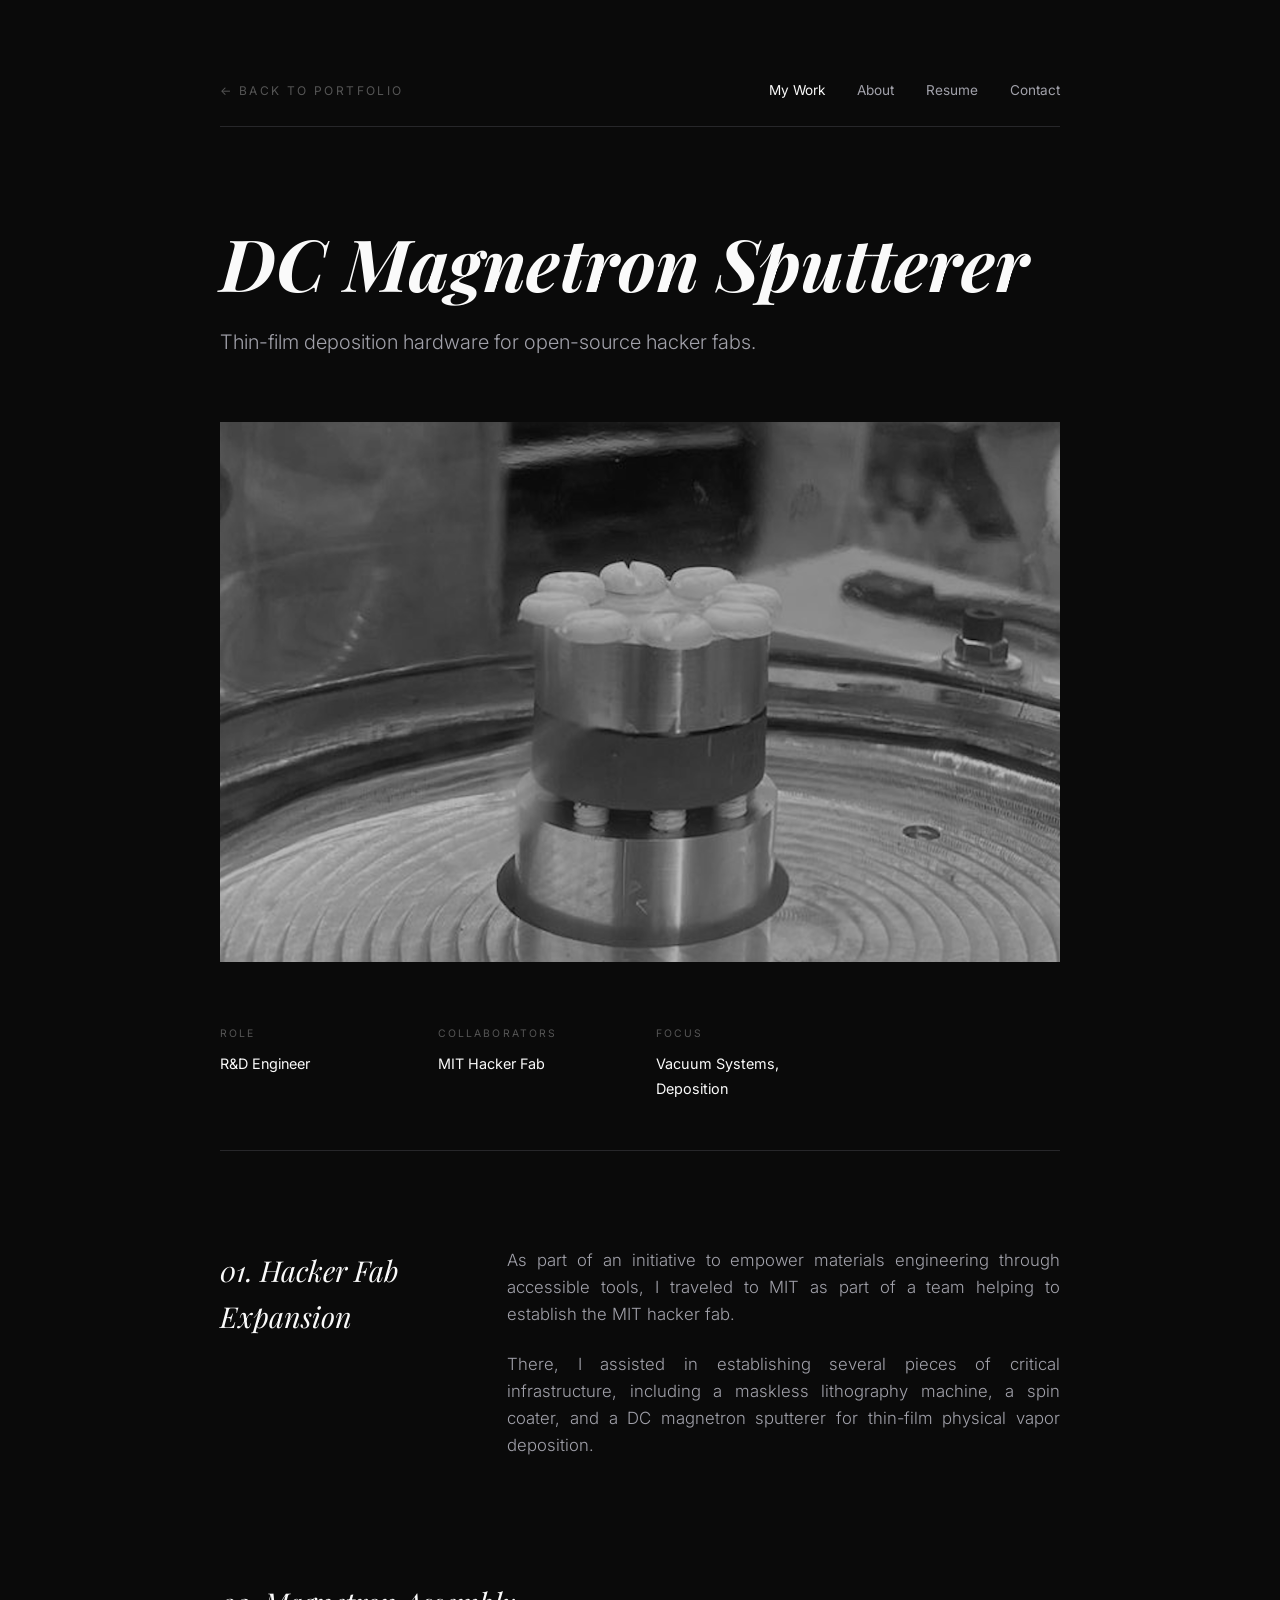
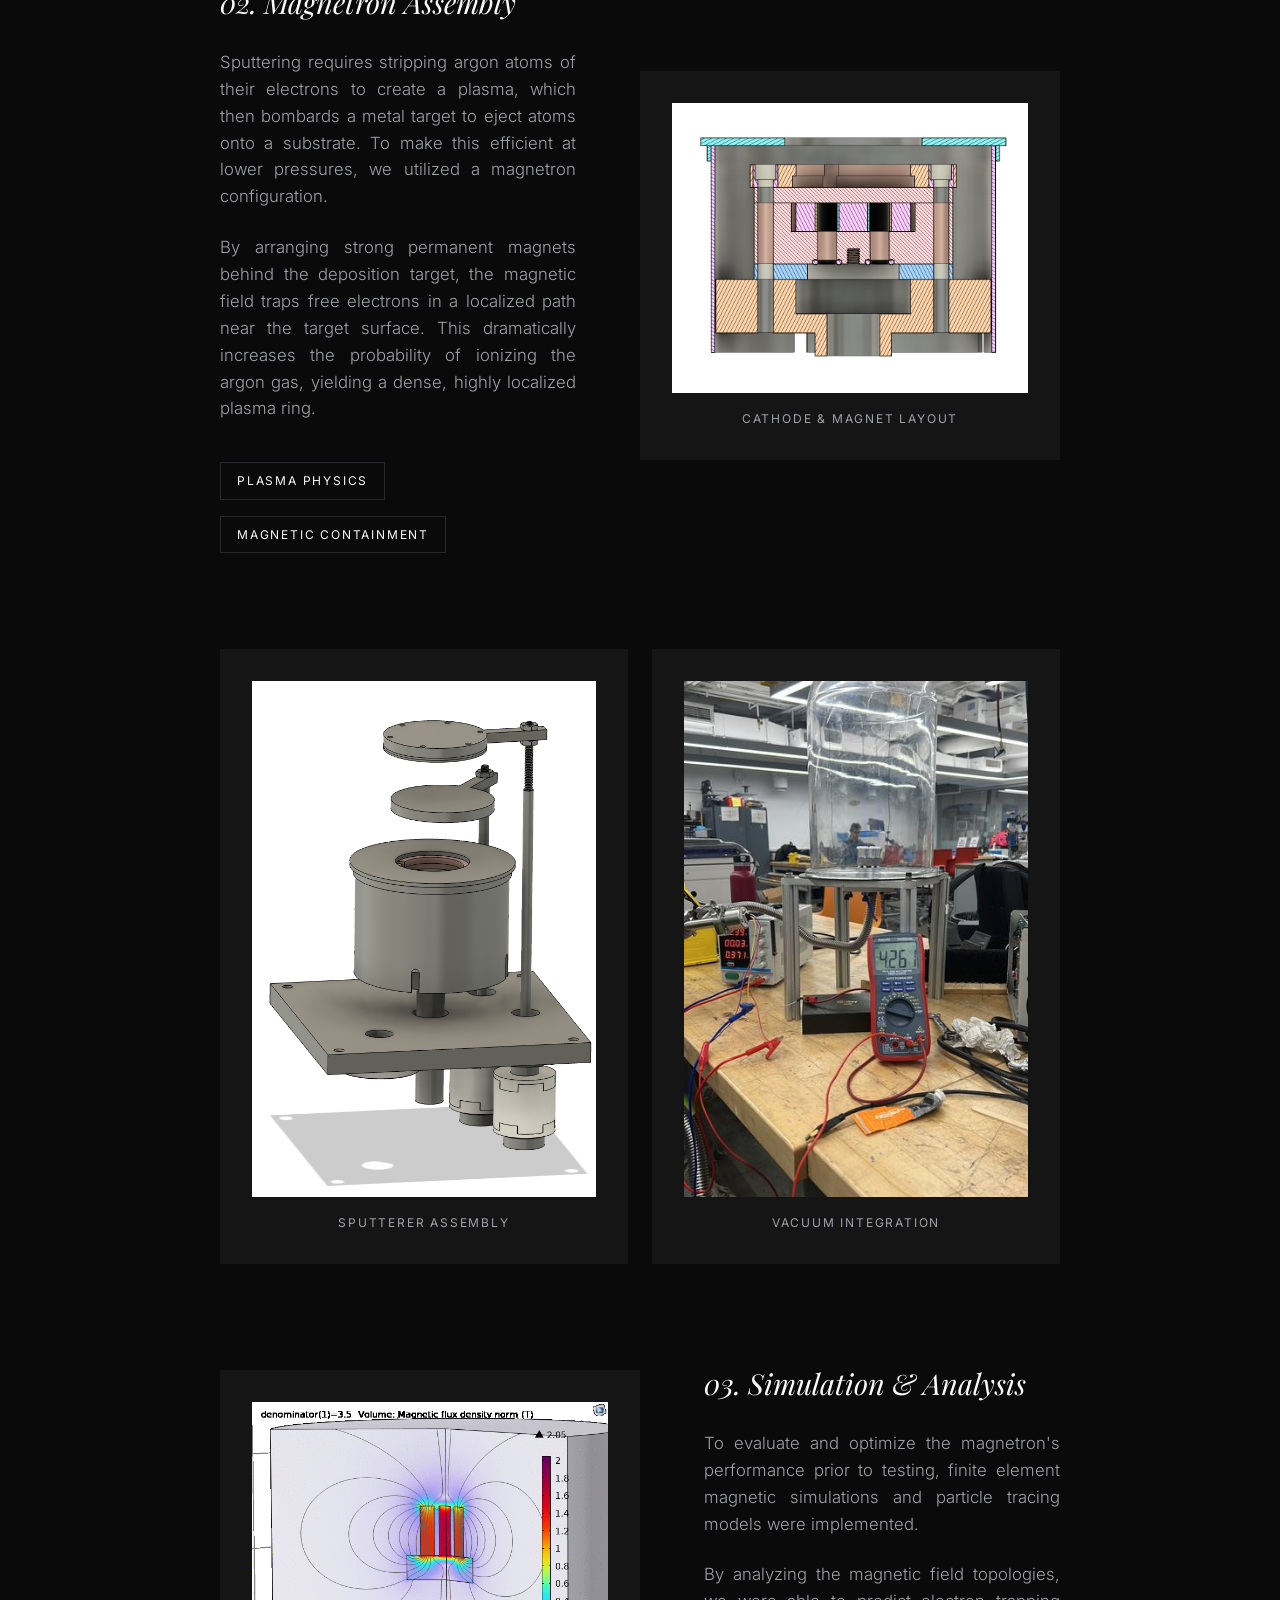
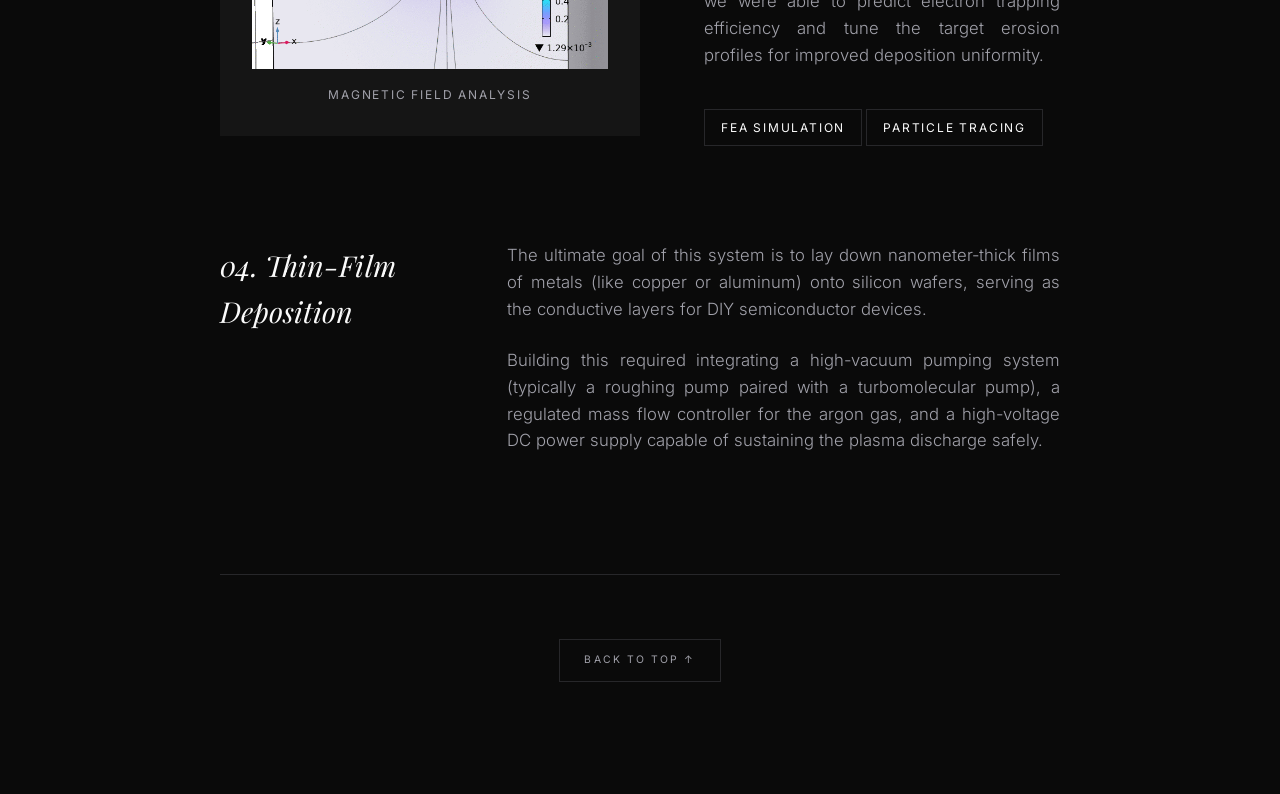
<file: projects/magnetron-sputterer.html>
<!DOCTYPE html>
<html lang="en">
<head>
    <meta charset="UTF-8">
    <meta name="viewport" content="width=device-width, initial-scale=1.0">
    <title>Magnetron Sputterer | Ismail Ennibi</title>
    <link rel="stylesheet" href="../style.css">
</head>
<body class="fade-in" id="top">
    <div class="page-wrapper container">
        
        <nav class="main-nav">
            <a href="../index.html" class="back-link">← Back to Portfolio</a>
            <div class="nav-links">
                <a href="../index.html" class="active">My Work</a>
                <a href="../about.html">About</a>
                <a href="../resume.html">Resume</a>
                <a href="../contact.html">Contact</a>
            </div>
        </nav>

        <header class="project-hero">
            <h1 class="hero-title">DC Magnetron Sputterer</h1>
            <p class="hero-subtitle">Thin-film deposition hardware for open-source hacker fabs.</p>
        </header>

        <div style="margin-bottom: 4rem; width: 100%; background-color: var(--bg-surface); aspect-ratio: 14 / 9;" class="hero-image-box">
            <img src="../media/MS_p10.png" alt="Vacuum Chamber" class="center-fit" style="display: block; width: 100%; height: auto; object-fit: contain;">
        </div>

        <div class="meta-grid">
            <div><span class="meta-label">Role</span><span class="meta-value">R&D Engineer</span></div>
            <div><span class="meta-label">Collaborators</span><span class="meta-value">MIT Hacker Fab</span></div>
            <div><span class="meta-label">Focus</span><span class="meta-value">Vacuum Systems, Deposition</span></div>
        </div>

        <section class="content-section">
            <div class="section-title">01. Hacker Fab Expansion</div>
            <div class="section-text">
                <p>As part of an initiative to empower materials engineering through accessible tools, I traveled to MIT as part of a team helping to establish the MIT hacker fab.</p>
                <p>There, I assisted in establishing several pieces of critical infrastructure, including a maskless lithography machine, a spin coater, and a DC magnetron sputterer for thin-film physical vapor deposition.</p>
            </div>
        </section>

        <div class="hardware-box" style="background-color: transparent; padding: 0; gap: 4rem; margin-bottom: 6rem;">
            <div style="flex: 1;">
                <div class="section-title" style="margin-bottom: 1.5rem; grid-column: span 1;">02. Magnetron Assembly</div>
                <div class="section-text">
                    <p style="margin-bottom: 1.5rem;">Sputtering requires stripping argon atoms of their electrons to create a plasma, which then bombards a metal target to eject atoms onto a substrate. To make this efficient at lower pressures, we utilized a magnetron configuration.</p>
                    <p>By arranging strong permanent magnets behind the deposition target, the magnetic field traps free electrons in a localized path near the target surface. This dramatically increases the probability of ionizing the argon gas, yielding a dense, highly localized plasma ring.</p>
                </div>
                <div style="margin-top: 1rem;">
                    <span class="hardware-tag">Plasma Physics</span>
                    <span class="hardware-tag">Magnetic Containment</span>
                </div>
            </div>
            <div style="flex: 1; background-color: var(--bg-surface); padding: 2rem; display: flex; flex-direction: column; justify-content: center; align-items: center;">
                <img src="../media/MS_p1.png" alt="Magnetron Head Assembly" style="width: 100%; height: auto; object-fit: contain; margin-bottom: 1rem;">
                <span style="font-size: 0.75rem; text-transform: uppercase; letter-spacing: 0.15em; color: var(--text-muted); text-align: center;">Cathode & Magnet Layout</span>
            </div>
        </div>

        <div class="image-grid">
            <div style="background-color: var(--bg-surface); padding: 2rem; display: flex; flex-direction: column; justify-content: center; align-items: center; height: 100%;">
                <img src="../media/MS_p3.png" alt="Argon Plasma Ignition" style="width: 100%; aspect-ratio: 2/3; object-fit: cover; margin-bottom: 1rem;">
                <span style="font-size: 0.75rem; text-transform: uppercase; letter-spacing: 0.15em; color: var(--text-muted);">Sputterer Assembly</span>
            </div>
            <div style="background-color: var(--bg-surface); padding: 2rem; display: flex; flex-direction: column; justify-content: center; align-items: center; height: 100%;">
                <img src="../media/MS_p5.jpg" alt="Vacuum & High Voltage Systems" style="width: 100%; aspect-ratio: 2/3; object-fit: cover; margin-bottom: 1rem;">
                <span style="font-size: 0.75rem; text-transform: uppercase; letter-spacing: 0.15em; color: var(--text-muted);">Vacuum Integration</span>
            </div>
        </div>

        <div class="hardware-box" style="background-color: transparent; padding: 0; gap: 4rem; margin-bottom: 6rem; flex-direction: row-reverse;">
            <div style="flex: 1;">
                <div class="section-title" style="margin-bottom: 1.5rem; grid-column: span 1;">03. Simulation & Analysis</div>
                <div class="section-text">
                    <p style="margin-bottom: 1.5rem;">To evaluate and optimize the magnetron's performance prior to testing, finite element magnetic simulations and particle tracing models were implemented.</p>
                    <p>By analyzing the magnetic field topologies, we were able to predict electron trapping efficiency and tune the target erosion profiles for improved deposition uniformity.</p>
                </div>
                <div style="margin-top: 1rem;">
                    <span class="hardware-tag">FEA Simulation</span>
                    <span class="hardware-tag">Particle Tracing</span>
                </div>
            </div>
            <div style="flex: 1; background-color: var(--bg-surface); padding: 2rem; display: flex; flex-direction: column; justify-content: center; align-items: center;">
                <img src="../media/MS_p7.gif" alt="Magnetic Field Analysis" style="width: 100%; height: auto; object-fit: contain; margin-bottom: 1rem; background-color: white;">
                <span style="font-size: 0.75rem; text-transform: uppercase; letter-spacing: 0.15em; color: var(--text-muted); text-align: center;">Magnetic Field Analysis</span>
            </div>
        </div>

        <section class="content-section">
            <div class="section-title">04. Thin-Film Deposition</div>
            <div class="section-text">
                <p>The ultimate goal of this system is to lay down nanometer-thick films of metals (like copper or aluminum) onto silicon wafers, serving as the conductive layers for DIY semiconductor devices.</p>
                <p>Building this required integrating a high-vacuum pumping system (typically a roughing pump paired with a turbomolecular pump), a regulated mass flow controller for the argon gas, and a high-voltage DC power supply capable of sustaining the plasma discharge safely.</p>
            </div>
        </section>
        <div class="back-to-top-container">
            <a href="#top" class="back-to-top">
                Back to Top &uarr;
            </a>
        </div>

    </div> </body>
    </div>
</body>
</html>
</file>
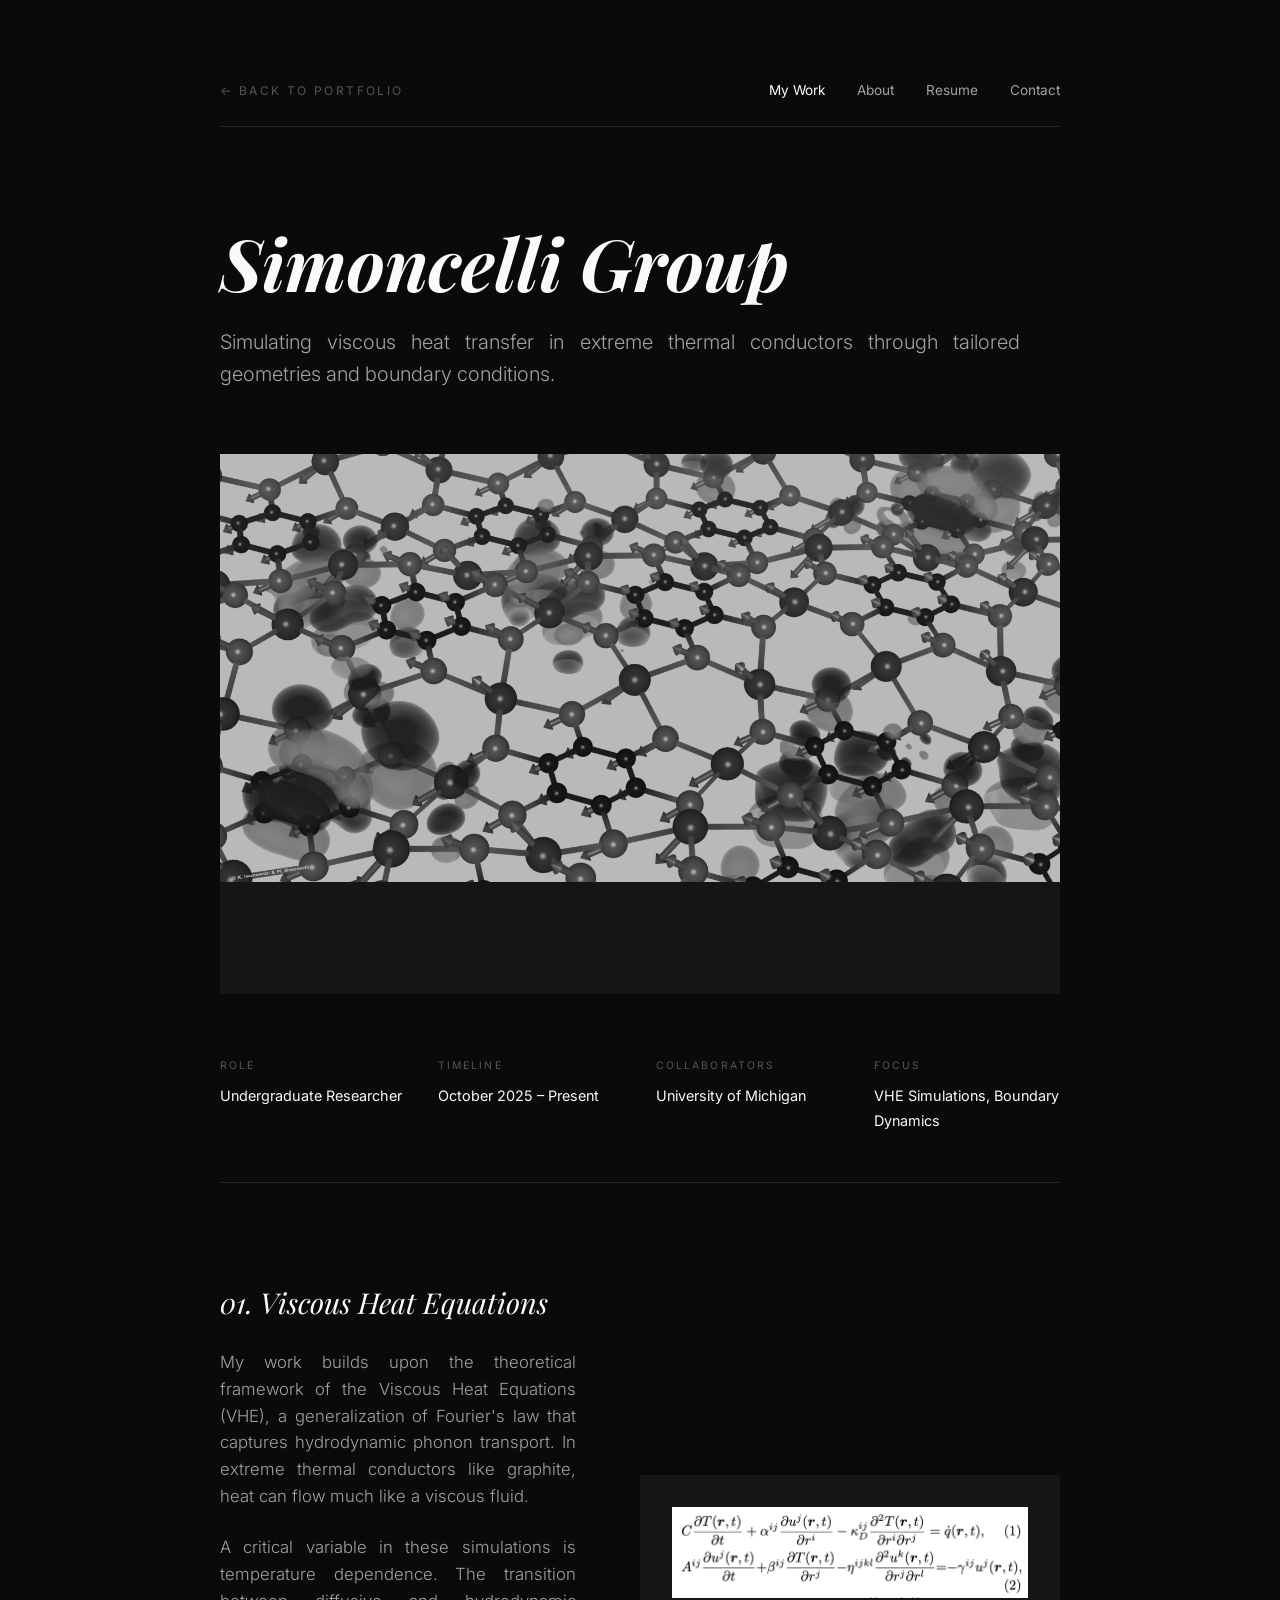
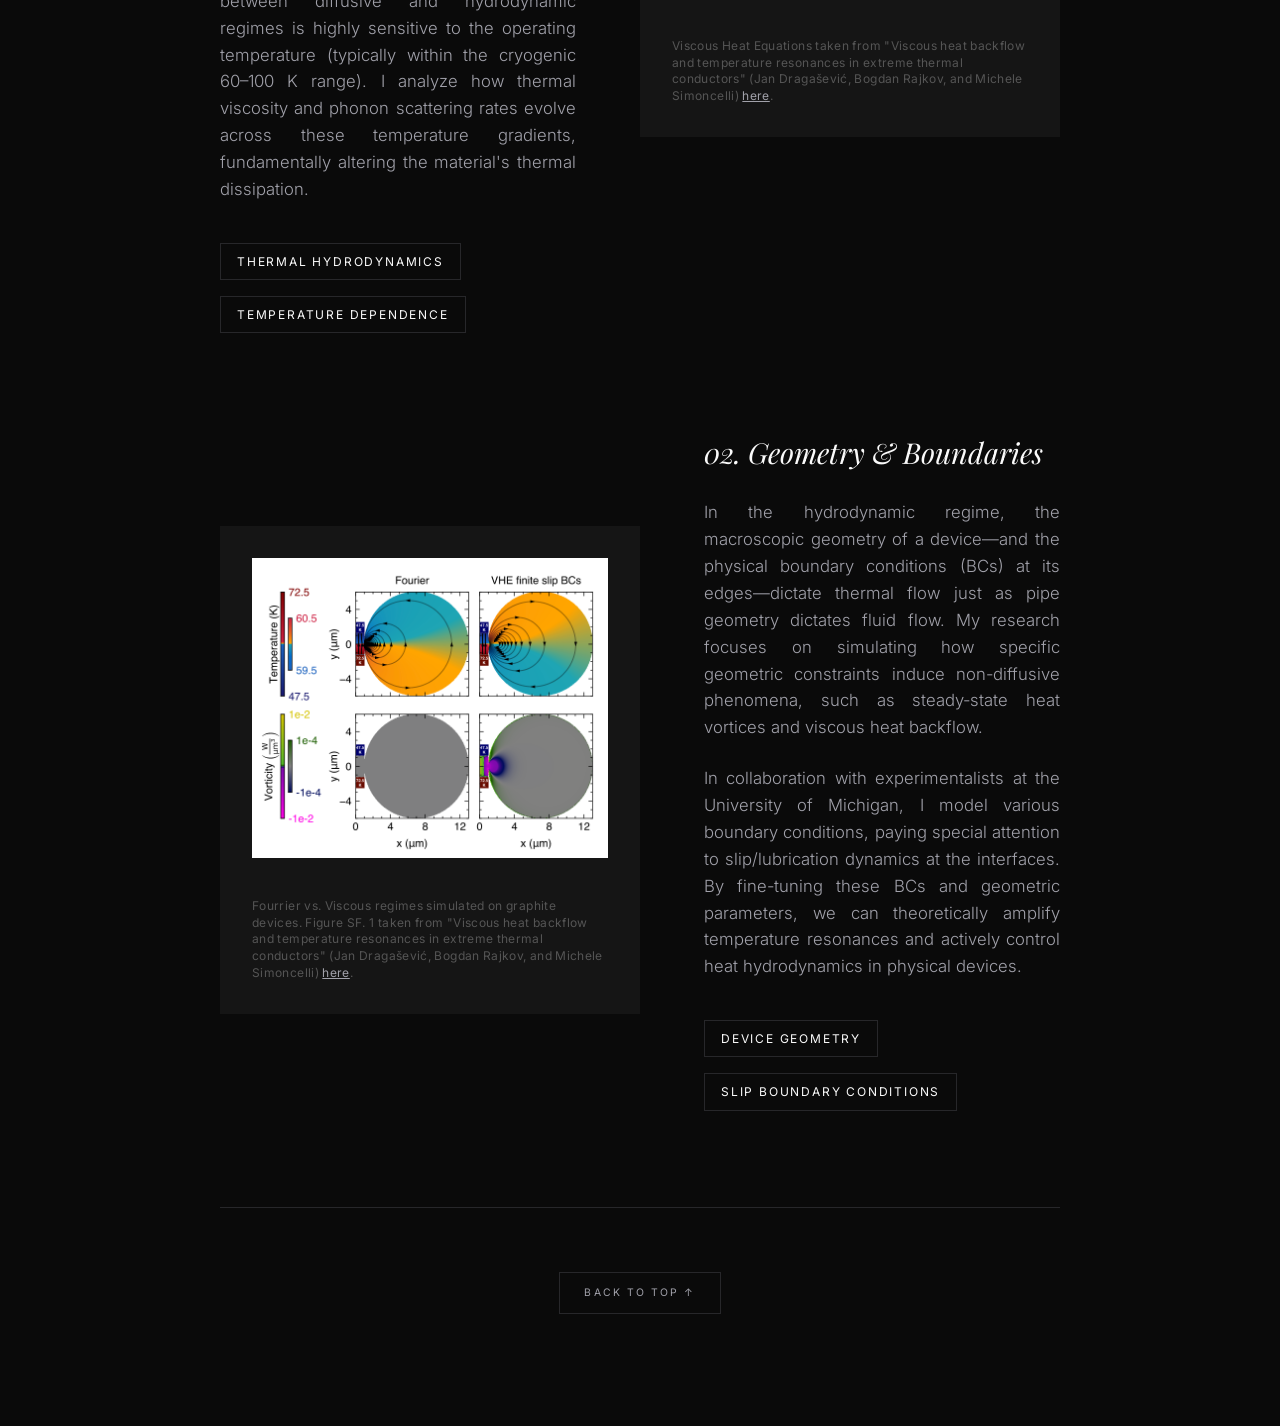
<file: projects/simoncelli.html>
<!DOCTYPE html>
<html lang="en">
<head>
    <meta charset="UTF-8">
    <meta name="viewport" content="width=device-width, initial-scale=1.0">
    <title>Simoncelli Group | Ismail Ennibi</title>
    <link rel="stylesheet" href="../style.css">
</head>
<body class="fade-in" id="top">
    
    <div class="page-wrapper container">
        
        <nav class="main-nav">
            <a href="../index.html" class="back-link">← Back to Portfolio</a>
            <div class="nav-links">
                <a href="../index.html" class="active">My Work</a>
                <a href="../about.html">About</a>
                <a href="../resume.html">Resume</a>
                <a href="../contact.html">Contact</a>
            </div>
        </nav>

        <header class="project-hero">
            <h1 class="hero-title">Simoncelli Group</h1>
            <p class="hero-subtitle">
                Simulating viscous heat transfer in extreme thermal conductors through tailored geometries and boundary conditions.
            </p>
        </header>

        <div style="margin-bottom: 4rem; width: 100%; background-color: var(--bg-surface); aspect-ratio: 14 / 9;" class="hero-image-box">
            <img src="../media/simoncelli.png" alt="Heat Transfer Simulation Abstract" class="center-fit" style="display: block; width: 100%; height: auto; object-fit: cover;">
        </div>

        <div class="meta-grid">
            <div>
                <span class="meta-label">Role</span>
                <span class="meta-value">Undergraduate Researcher</span>
            </div>
            <div>
                <span class="meta-label">Timeline</span>
                <span class="meta-value">October 2025 – Present</span>
            </div>
            <div>
                <span class="meta-label">Collaborators</span>
                <span class="meta-value">University of Michigan</span>
            </div>
            <div>
                <span class="meta-label">Focus</span>
                <span class="meta-value">VHE Simulations, Boundary Dynamics</span>
            </div>
        </div>

        <div class="hardware-box" style="background-color: transparent; padding: 0; gap: 4rem; margin-bottom: 6rem;">
            <div style="flex: 1;">
                <div class="section-title" style="margin-bottom: 1.5rem;">01. Viscous Heat Equations</div>
                <div class="section-text">
                    <p style="margin-bottom: 1.5rem;">My work builds upon the theoretical framework of the Viscous Heat Equations (VHE), a generalization of Fourier's law that captures hydrodynamic phonon transport. In extreme thermal conductors like graphite, heat can flow much like a viscous fluid.</p>
                    <p>A critical variable in these simulations is temperature dependence. The transition between diffusive and hydrodynamic regimes is highly sensitive to the operating temperature (typically within the cryogenic 60–100 K range). I analyze how thermal viscosity and phonon scattering rates evolve across these temperature gradients, fundamentally altering the material's thermal dissipation.</p>
                </div>
                <div style="margin-top: 1rem;">
                    <span class="hardware-tag">Thermal Hydrodynamics</span>
                    <span class="hardware-tag">Temperature Dependence</span>
                </div>
            </div>


            <div style="flex: 1; background-color: var(--bg-surface); padding: 2rem; display: flex; flex-direction: column; justify-content: center; align-items: center;">
                <figure style="margin: 0;">
                    <img src="../media/simoncelli_p2.png" alt="VHE" style="width: 100%; height: auto; object-fit: contain; margin-bottom: 1rem;">
                    
                    <figcaption style="margin-top: 1rem; font-size: 0.75rem; color: var(--text-dark); font-family: var(--sans); line-height: 1.4; letter-spacing: 0.03em;">
                        Viscous Heat Equations taken from "Viscous heat backflow and temperature resonances in extreme thermal conductors" (Jan Dragašević, Bogdan Rajkov, and Michele Simoncelli) <a href="https://arxiv.org/pdf/2303.12777" target="_blank" rel="noopener noreferrer" style="color: var(--text-muted); text-decoration: underline; transition: color 0.3s ease;">here</a>.
                    </figcaption>
                </figure>
            </div>
        </div>

        <div class="hardware-box" style="background-color: transparent; padding: 0; gap: 4rem; margin-bottom: 6rem; flex-direction: row-reverse;">
            <div style="flex: 1;">
                <div class="section-title" style="margin-bottom: 1.5rem;">02. Geometry & Boundaries</div>
                <div class="section-text">
                    <p style="margin-bottom: 1.5rem;">In the hydrodynamic regime, the macroscopic geometry of a device—and the physical boundary conditions (BCs) at its edges—dictate thermal flow just as pipe geometry dictates fluid flow. My research focuses on simulating how specific geometric constraints induce non-diffusive phenomena, such as steady-state heat vortices and viscous heat backflow.</p>
                    <p>In collaboration with experimentalists at the University of Michigan, I model various boundary conditions, paying special attention to slip/lubrication dynamics at the interfaces. By fine-tuning these BCs and geometric parameters, we can theoretically amplify temperature resonances and actively control heat hydrodynamics in physical devices.</p>
                </div>
                <div style="margin-top: 1rem;">
                    <span class="hardware-tag">Device Geometry</span>
                    <span class="hardware-tag">Slip Boundary Conditions</span>
                </div>
            </div>
            <div style="flex: 1; background-color: var(--bg-surface); padding: 2rem; display: flex; flex-direction: column; justify-content: center; align-items: center;">
                <figure style="margin: 0;">
                    <img src="../media/simoncelli_p1.png" alt="Boundary Condition Simulation" style="width: 100%; height: auto; object-fit: contain; margin-bottom: 1rem;">
                    
                    <figcaption style="margin-top: 1rem; font-size: 0.75rem; color: var(--text-dark); font-family: var(--sans); line-height: 1.4; letter-spacing: 0.03em;">
                        Fourrier vs. Viscous regimes simulated on graphite devices. Figure SF. 1 taken from "Viscous heat backflow and temperature resonances in extreme thermal conductors" (Jan Dragašević, Bogdan Rajkov, and Michele Simoncelli) <a href="https://arxiv.org/pdf/2303.12777" target="_blank" rel="noopener noreferrer" style="color: var(--text-muted); text-decoration: underline; transition: color 0.3s ease;">here</a>.
                    </figcaption>
                </figure>
            </div>
        </div>
        <div class="back-to-top-container">
            <a href="#top" class="back-to-top">
                Back to Top &uarr;
            </a>
        </div>

    </div> </body>
    </div>
</body>
</html>
</file>
<file: style.css>
/* =========================================
   1. CORE & TYPOGRAPHY
   ========================================= */
@import url('https://fonts.googleapis.com/css2?family=Inter:wght@300;400;600&family=Playfair+Display:ital,wght@0,700;1,700&display=swap');

:root {
    --bg-dark: #0a0a0a;
    --bg-surface: #151515;
    --text-main: #fafafa;
    --text-muted: #a1a1aa;
    --text-dark: #555555;
    --border-color: #27272a;
    --sans: 'Inter', sans-serif;
    --serif: 'Playfair Display', serif;
}

* { box-sizing: border-box; margin: 0; padding: 0; }

body {
    background-color: var(--bg-dark);
    color: var(--text-main);
    font-family: var(--sans);
    line-height: 1.6;
    -webkit-font-smoothing: antialiased;
}

a { text-decoration: none; color: inherit; }

.fade-in {
    animation: fadeIn 1s ease-out forwards;
}

.center-fit {
    max-width: 100%;
    max-height: 100vh;
    margin: auto;
}

@keyframes fadeIn {
    from { opacity: 0; transform: translateY(10px); }
    to { opacity: 1; transform: translateY(0); }
}

/* =========================================
   2. LAYOUT & CONTAINERS
   ========================================= */
.page-wrapper {
    padding: 2rem 1.5rem;
}

.container {
    max-width: 1000px;
    margin: 0 auto;
}

/* Navigation */
.site-nav {
    border-bottom: 1px solid var(--border-color);
    padding-bottom: 1.5rem;
    margin-bottom: 4rem;
}

.back-link {
    font-size: 0.75rem;
    text-transform: uppercase;
    letter-spacing: 0.2em;
    color: var(--text-dark);
    transition: color 0.3s ease;
}

.back-link:hover { color: var(--text-main); }

/* =========================================
   3. PROJECT CASE STUDY (HERO & META)
   ========================================= */
.project-hero { margin-bottom: 4rem; }

.hero-title {
    font-family: var(--serif);
    font-style: italic;
    font-size: clamp(3rem, 6vw, 4.5rem);
    line-height: 1.1;
    margin-bottom: 1.5rem;
}

.hero-subtitle {
    font-size: 1.25rem;
    color: var(--text-muted);
    font-weight: 300;
    max-width: 800px;
}

.hero-image-box {
    width: 100%;
    aspect-ratio: 21 / 9;
    background-color: var(--bg-surface);
    margin-bottom: 4rem;
    overflow: hidden;
}

.hero-image-box img {
    width: 100%;
    height: 100%;
    object-fit: cover;
    filter: grayscale(100%);
    opacity: 0.7;
    transition: all 0.6s cubic-bezier(0.4, 0, 0.2, 1);
}

.hero-image-box img:hover {
    filter: grayscale(0%);
    opacity: 1;
    transform: scale(1.03);
}

/* Meta Info Grid */
.meta-grid {
    display: grid;
    grid-template-columns: repeat(2, 1fr);
    gap: 2rem;
    padding-bottom: 3rem;
    margin-bottom: 6rem;
    border-bottom: 1px solid var(--border-color);
}

.meta-label {
    font-size: 0.65rem;
    text-transform: uppercase;
    letter-spacing: 0.2em;
    color: var(--text-dark);
    margin-bottom: 0.5rem;
    display: block;
}

.meta-value { font-size: 0.9rem; }

/* =========================================
   4. CONTENT GRIDS (THE NARRATIVE)
   ========================================= */
.content-section {
    display: grid;
    grid-template-columns: 1fr;
    gap: 3rem;
    margin-bottom: 6rem;
}

.section-title {
    font-family: var(--serif);
    font-style: italic;
    font-size: 1.8rem;
    color: var(--text-main);
}

.section-text {
    color: var(--text-muted);
    font-weight: 300;
    font-size: 1.05rem;
}

.section-text p { margin-bottom: 1.5rem; }

/* =========================================
   5. SPECIAL COMPONENTS
   ========================================= */
/* Interstitial Image Grid */
.image-grid {
    display: grid;
    grid-template-columns: 1fr;
    gap: 1.5rem;
    margin-bottom: 6rem;
}

.image-card {
    background-color: var(--bg-surface);
    aspect-ratio: 1 / 1;
    padding: 2rem;
    display: flex;
    flex-direction: column;
    justify-content: flex-end;
    position: relative;
    overflow: hidden;
}

.image-caption {
    font-size: 0.75rem;
    text-transform: uppercase;
    letter-spacing: 0.15em;
    color: var(--text-muted);
    background-color: rgba(0,0,0,0.6);
    padding: 0.5rem 1rem;
    width: max-content;
    z-index: 10;
}

/* Hardware Highlight Box */
.hardware-box {
    background-color: var(--bg-surface);
    padding: 3rem;
    margin-bottom: 6rem;
    display: flex;
    flex-direction: column;
    gap: 3rem;
}

.hardware-tag {
    display: inline-block;
    border: 1px solid var(--border-color);
    padding: 0.5rem 1rem;
    font-size: 0.75rem;
    text-transform: uppercase;
    letter-spacing: 0.15em;
    margin-top: 1rem;
}

/* Metrics Section */
.metrics-wrapper {
    border-top: 1px solid var(--border-color);
    padding-top: 6rem;
}

.metric-grid {
    display: grid;
    grid-template-columns: 1fr;
    gap: 2rem;
}

.metric-item {
    border-left: 1px solid var(--border-color);
    padding-left: 1.5rem;
}

.metric-number {
    display: block;
    font-family: var(--serif);
    font-size: 2.5rem;
    margin-bottom: 0.5rem;
}

.metric-unit { font-size: 1.2rem; }

/* =========================================
   6. RESPONSIVE QUERIES (DESKTOP)
   ========================================= */
@media (min-width: 768px) {
    .page-wrapper { padding: 5rem; }
    .meta-grid { grid-template-columns: repeat(4, 1fr); }
    
    /* UPDATED: Strict 2-column asymmetric split for titles and text */
    .content-section { 
        grid-template-columns: 3fr 8fr; 
        gap: 5rem; 
    }
    .section-title { grid-column: 1; }
    .section-text { grid-column: 2; }
    
    .image-grid { grid-template-columns: repeat(2, 1fr); }
    .hardware-box { flex-direction: row; align-items: center; padding: 4rem; }
    .hardware-box > div { width: 50%; }
    .metric-grid { grid-template-columns: repeat(2, 1fr); }
    .metric-number { font-size: 3.5rem; }
}

/* =========================================
   7. INDEX PAGE SPECIFIC STYLES
   ========================================= */

/* Main Navigation */
.main-nav {
    display: flex;
    justify-content: space-between;
    align-items: center;
    border-bottom: 1px solid var(--border-color);
    padding-bottom: 1.5rem;
    margin-bottom: 6rem;
}

.brand {
    font-size: 1.25rem;
    font-weight: 600;
    letter-spacing: -0.05em;
}

.nav-links {
    display: none; /* Hidden on mobile by default */
    gap: 2rem;
    font-size: 0.85rem;
    color: var(--text-muted);
}

.nav-links a { transition: color 0.3s ease; }
.nav-links a:hover, .nav-links a.active { color: var(--text-main); }

/* Project Grid (Home Page) */
.project-grid {
    display: grid;
    grid-template-columns: 1fr;
    gap: 4rem;
    margin-bottom: 8rem;
}

.project-card {
    display: block;
    cursor: pointer;
}

.card-image-box {
    aspect-ratio: 16 / 10;
    overflow: hidden;
    background-color: var(--bg-surface);
    margin-bottom: 1.5rem;
}

.card-image-box img {
    width: 100%;
    height: 100%;
    object-fit: cover;
    filter: grayscale(100%);
    opacity: 0.7;
    transition: all 0.6s cubic-bezier(0.4, 0, 0.2, 1);
}

.project-card:hover .card-image-box img {
    transform: scale(1.03);
    filter: grayscale(0%);
    opacity: 1;
}

.card-header {
    display: flex;
    justify-content: space-between;
    align-items: flex-start; /* Changed from baseline so text aligns at the top if it wraps */
    gap: 2rem; /* Forces a strict, uncollapsible gap between title and desc */
    margin-bottom: 0.5rem;
}

.card-title {
    font-family: var(--serif);
    font-size: 1.5rem;
    color: var(--text-main);
    line-height: 1.2;
    flex: 1 1 60%; /* Gives the title up to 60% of the available width */
}

.card-desc {
    color: var(--text-muted);
    font-size: 0.95rem;
    font-weight: 300;
    text-align: left;
    flex: 1 1 40%; /* Restricts the description to 40% of the width */
}

/* Home Page Footer */
.site-footer {
    display: flex;
    justify-content: space-between;
    border-top: 1px solid var(--border-color);
    padding-top: 2rem;
    margin-top: 8rem;
    font-size: 0.65rem;
    text-transform: uppercase;
    letter-spacing: 0.2em;
    color: var(--text-dark);
}

/* Home Page Desktop Media Query */
@media (min-width: 768px) {
    .nav-links { display: flex; }
    .project-grid { grid-template-columns: 1fr 1fr; gap: 4rem 6rem; }
    
    /* Creates the "Staggered" / Editorial Look */
    .project-card.offset { margin-top: 10rem; }
}

/* =========================================
   8. ABOUT PAGE SPECIFIC STYLES
   ========================================= */

.about-grid {
    display: grid;
    grid-template-columns: 1fr;
    gap: 4rem;
    margin-bottom: 6rem;
}

.mb-spacing {
    margin-bottom: 1.5rem;
}

/* Skills Grid */
.skills-grid {
    display: grid;
    grid-template-columns: 1fr;
    gap: 2rem;
    border-top: 1px solid var(--border-color);
    padding-top: 2rem;
}

.text-white {
    color: var(--text-main) !important;
}

.text-small {
    font-size: 0.9rem;
}

/* Portrait Box */
.portrait-box {
    aspect-ratio: 1 / 1;
    background-color: var(--bg-surface);
    display: flex;
    align-items: center;
    justify-content: center;
    color: var(--text-dark);
    text-transform: uppercase;
    font-size: 0.75rem;
    letter-spacing: 0.15em;
    width: 100%;
}

/* About Page Desktop Media Query */
@media (min-width: 992px) {
    .about-grid {
        grid-template-columns: 7fr 5fr; /* Matches the lg:col-span-7 and lg:col-span-5 split */
        gap: 5rem;
    }
    .skills-grid {
        grid-template-columns: 1fr 1fr;
    }
}

/* =========================================
   9. RESUME PAGE SPECIFIC STYLES
   ========================================= */

.resume-header {
    display: flex;
    justify-content: space-between;
    align-items: flex-end;
    margin-bottom: 2rem;
}

/* Reusable Outline Button (Works for both Links and Form Buttons) */
.btn-outline {
    display: inline-block;
    font-family: var(--sans); /* Forces buttons to use your site's font */
    font-size: 0.65rem;
    font-weight: 400;
    text-transform: uppercase;
    letter-spacing: 0.2em;
    color: var(--text-main);
    background-color: transparent; /* Removes default button gray background */
    border: 1px solid var(--border-color);
    padding: 0.75rem 1.5rem;
    transition: all 0.3s ease;
    cursor: pointer;
    text-align: center;
}

.btn-outline:hover {
    background-color: var(--text-main);
    color: var(--bg-dark);
}

/* PDF Embed Container */
.pdf-container {
    width: 100%;
    height: 80vh; /* Scales slightly better on different screens than a hard 800px */
    min-height: 600px;
    border: 1px solid var(--border-color);
    background-color: var(--bg-surface);
}

/* Mobile Adjustments for Resume Page */
@media (max-width: 768px) {
    .resume-header {
        flex-direction: column;
        align-items: flex-start;
        gap: 1.5rem;
    }
}

/* =========================================
   10. CONTACT PAGE SPECIFIC STYLES
   ========================================= */

.contact-layout {
    margin-bottom: 8rem;
}

/* Two-column layout matching Thanh Tran's structure */
.contact-grid {
    display: grid;
    grid-template-columns: 1fr;
    gap: 5rem;
    border-top: 1px solid var(--border-color);
    padding-top: 4rem;
}

/* Form Styles */
.custom-form {
    display: flex;
    flex-direction: column;
    gap: 2.5rem;
    margin-top: 2rem;
}

.input-group {
    display: flex;
    flex-direction: column;
    gap: 0.5rem;
}

.input-group label {
    font-size: 0.65rem;
    text-transform: uppercase;
    letter-spacing: 0.2em;
    color: var(--text-muted);
}

/* Minimalist Underline Inputs */
.input-group input,
.input-group textarea {
    background: transparent;
    border: none;
    border-bottom: 1px solid var(--border-color);
    color: var(--text-main);
    padding: 0.5rem 0;
    font-family: var(--sans);
    font-size: 1.1rem;
    outline: none;
    transition: border-color 0.3s ease;
    resize: none;
}

.input-group input:focus,
.input-group textarea:focus {
    border-bottom: 1px solid var(--text-main);
}

/* Sidebar Info Blocks */
.contact-info-section {
    padding-top: 0.5rem; /* Aligns visually with the form label */
}

.info-block {
    margin-bottom: 2.5rem;
    display: flex;
    flex-direction: column;
    gap: 0.5rem;
}

.info-link {
    font-family: var(--serif);
    font-style: italic;
    font-size: 1.4rem;
    color: var(--text-main);
    transition: color 0.3s ease;
}

.info-link:hover {
    color: var(--text-muted);
}

/* Desktop Grid Update */
@media (min-width: 768px) {
    .contact-grid {
        grid-template-columns: 2fr 1fr; /* 2/3 for Form, 1/3 for Info Sidebar */
        gap: 8rem;
    }
}

.card-image-box .contain-img {
    object-fit: contain !important;
    background-color: #ffffff; 
    padding: 1.5rem;
    box-sizing: border-box;
}

/* Optional hover zoom for contained images */
.project-card:hover .contain-img {
    transform: scale(1.05);
}

/* Justify all standard paragraph text */
p {
    text-align: justify;
    text-justify: inter-word; /* Improves spacing between words */
    
    /* Optional but highly recommended: Enables hyphenation to prevent ugly gaps */
    -webkit-hyphens: auto;
    -ms-hyphens: auto;
    hyphens: auto;
}

/* If you have specific text blocks you WANT left-aligned, you can create an override class */
.text-left {
    text-align: left !important;
}

/* =========================================
   11. BACK TO TOP BUTTON
   ========================================= */

/* Enables a smooth gliding animation when jumping to anchors */
html {
    scroll-behavior: smooth;
}

.back-to-top-container {
    display: flex;
    justify-content: center;
    width: 100%;
    padding: 4rem 0 2rem 0;
    margin-top: 4rem;
    border-top: 1px solid var(--border-color);
}

.back-to-top {
    display: inline-flex;
    align-items: center;
    gap: 0.5rem;
    font-family: var(--sans);
    font-size: 0.65rem;
    font-weight: 400;
    text-transform: uppercase;
    letter-spacing: 0.2em;
    color: var(--text-muted);
    background-color: transparent;
    border: 1px solid var(--border-color);
    padding: 0.75rem 1.5rem;
    transition: all 0.3s ease;
    cursor: pointer;
    text-decoration: none;
}

.back-to-top:hover {
    background-color: var(--text-main);
    color: var(--bg-dark);
    border-color: var(--text-main);
}
</file>
